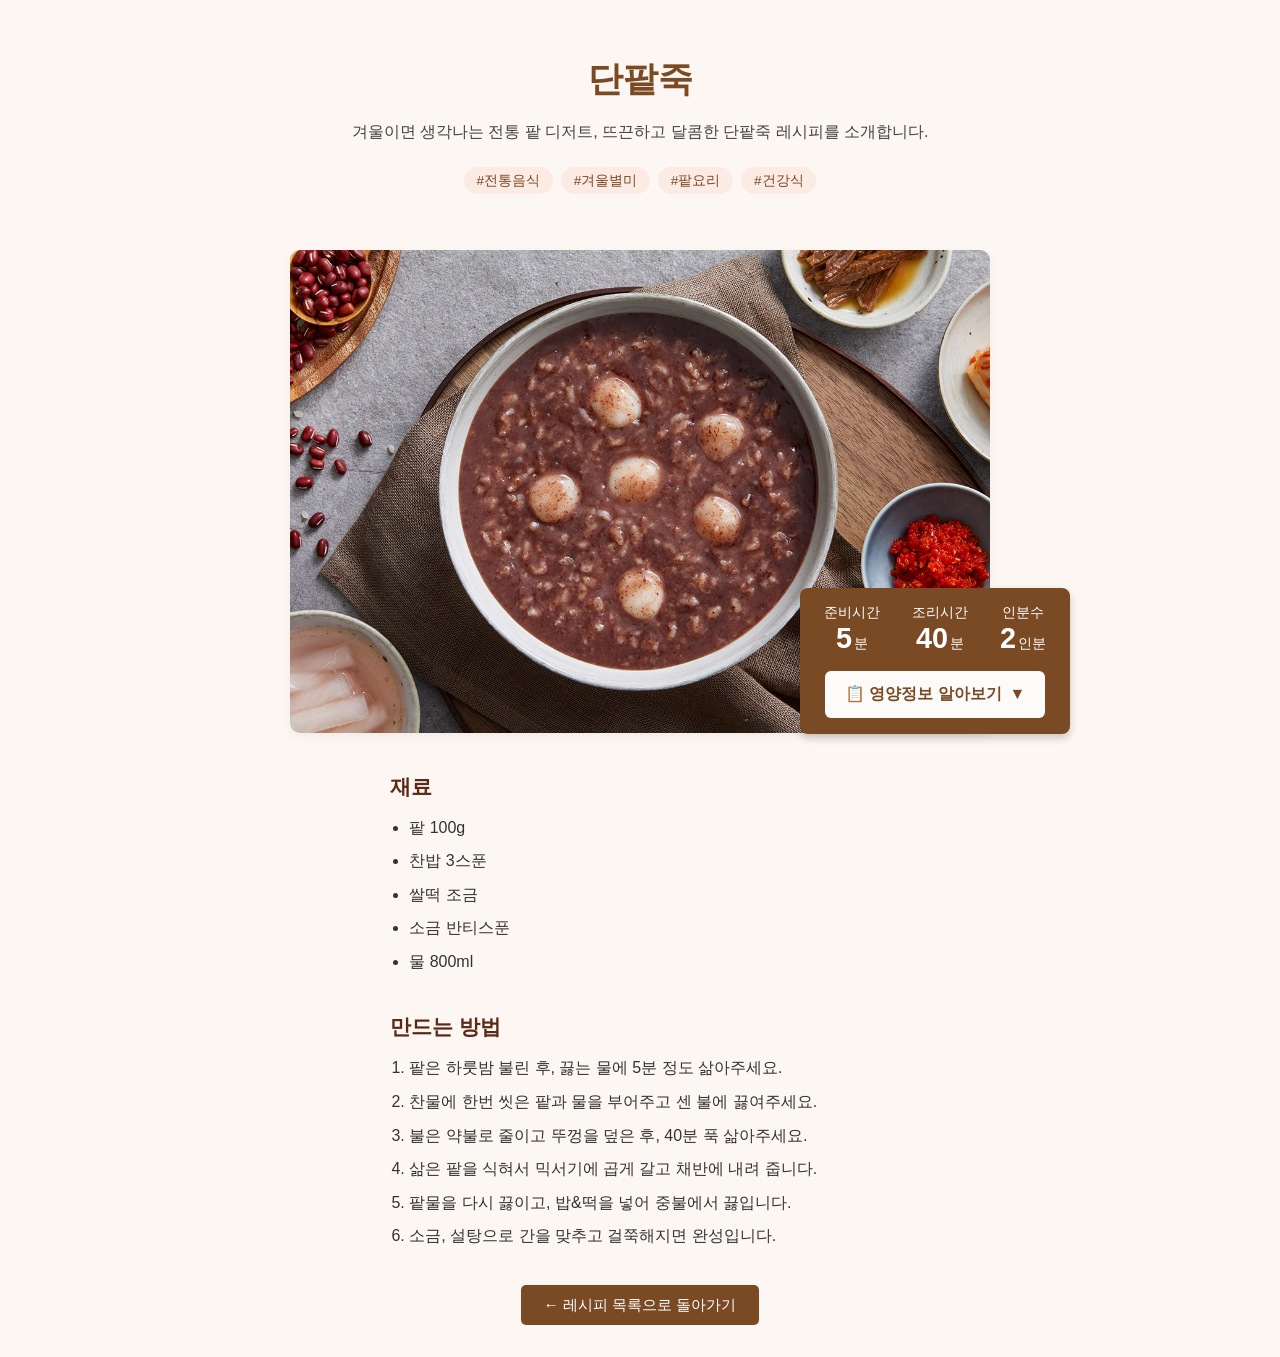
<file: recipe1.html>
<!DOCTYPE html>
<html lang="ko">
<head>
  <meta charset="UTF-8" />
  <meta name="viewport" content="width=device-width, initial-scale=1.0"/>
  <title>단팥죽 레시피 | 팥랩</title>
  <style>
    body {
      font-family: 'Pretendard', sans-serif;
      background: #fdf7f3;
      color: #333;
      margin: 0;
      padding: 0;
    }

    .recipe-header {
      text-align: center;
      padding: 2rem 1rem 0.5rem;
    }

    .recipe-header h1 {
      color: #7a4a24;
      font-size: 2.2rem;
      margin-bottom: 1.2rem;
    }

    .recipe-header p {
      font-size: 1rem;
      color: #444;
      margin-bottom: 1.5rem;
    }

    .tags {
      display: flex;
      justify-content: center;
      flex-wrap: wrap;
      gap: 0.5rem;
      margin-bottom: 2rem;
    }

    .tag {
      background-color: #fcebe4;
      color: #7a4a24;
      padding: 0.3rem 0.8rem;
      border-radius: 30px;
      font-size: 0.85rem;
    }

    .recipe-image-wrapper {
      position: relative;
      max-width: 800px;
      margin: 1rem auto 2.5rem;
    }

    .recipe-image {
      max-width: 700px;
      display: block;
      margin: 0 auto;
      border-radius: 10px;
      box-shadow: 0 3px 10px rgba(0,0,0,0.05);
    }

    .info-box {
      position: absolute;
      bottom: -1px;
      right: -30px;
      background-color: #7a4a24;
      color: white;
      padding: 1rem 1.5rem;
      border-radius: 8px;
      display: flex;
      flex-direction: column;
      align-items: center;
      gap: 1rem;
      box-shadow: 0 4px 8px rgba(0,0,0,0.2);
      z-index: 2;
    }

    .info-row {
      display: flex;
      gap: 2rem;
    }

    .info-item {
      text-align: center;
    }

    .info-item .label {
      font-size: 0.85rem;
      font-weight: 400;
      display: block;
    }

    .info-item .value {
      font-size: 1.8rem;
      font-weight: bold;
    }

    .info-item .unit {
      font-size: 0.85rem;
      margin-left: 2px;
    }

    .nutrition-toggle-wrapper {
      position: relative;
    }

    .nutrition-button button {
      background-color: #FDFBF9;
      color: #7a4a24;
      border: none;
      border-radius: 6px;
      padding: 0.8rem 1.2rem;
      font-weight: bold;
      font-size: 1rem;
      cursor: pointer;
      display: flex;
      align-items: center;
      gap: 0.5rem;
    }

    .nutrition-button button:hover {
      background-color: #f5f5f5;
    }

    #arrow {
      font-size: 1rem;
      transition: transform 0.3s ease;
    }

    .nutrition-panel {
      position: absolute;
      top: 100%; 
      left: 0;
      background-color: #FDFBF9; 
      border-radius: 10px;
      padding: 1rem 1.2rem;
      font-size: 0.95rem;
      box-shadow: 0 4px 12px rgba(0,0,0,0.15);
      width: max-content;
      min-width: 240px;
      display: none;
      z-index: 10;
      color: #333; 
    }

    .nutrition-panel h3 {
      margin-top: 0;
      color: #7a4a24;
      font-size: 1.1rem;
      margin-bottom: 0.6rem;
    }

    .nutrition-panel ul {
      list-style: none;
      padding: 0;
      margin: 0;
    }

    .nutrition-panel li {
      padding: 0.3rem 0;
    }

    .nutrition-panel .note {
      margin-top: 0.8rem;
      font-size: 0.85rem;
      color: #555;
    }

    .section-block {
      max-width: 500px;
      margin: 0 auto 2.5rem;
      padding: 0 1rem;
      text-align: left;
    }

    .section-block h2 {
      font-size: 1.3rem;
      color: #5a2a17;
      margin: 1rem 0 0.7rem;
      font-weight: 700;
    }

    .section-block ul,
    .section-block ol {
      padding-left: 1.2rem;
      margin: 1rem 0;
    }

    .section-block li {
      margin-bottom: 0.7rem;
      line-height: 1.4;
    }

    .back-button {
      text-align: center;
      margin-top: 3rem;
      margin-bottom: 2.5rem;
    }

    .back-button a {
      background-color: #7a4a24;
      color: #fff;
      padding: 0.7rem 1.4rem;
      border-radius: 5px;
      text-decoration: none;
      font-size: 0.95rem;
      transition: background-color 0.3s ease;
    }

    .back-button a:hover {
      background-color: #5d1f0f;
    }
  </style>
</head>
<body>
  <div class="recipe-header">
    <h1>단팥죽</h1>
    <p>겨울이면 생각나는 전통 팥 디저트, 뜨끈하고 달콤한 단팥죽 레시피를 소개합니다.</p>
    <div class="tags">
      <div class="tag">#전통음식</div>
      <div class="tag">#겨울별미</div>
      <div class="tag">#팥요리</div>
      <div class="tag">#건강식</div>
    </div>
  </div>

  <div class="recipe-image-wrapper">
    <img src="image/food1.jpg" alt="단팥죽 이미지" class="recipe-image"/>
    <div class="info-box">
      <div class="info-row">
        <div class="info-item">
          <span class="label">준비시간</span>
          <span class="value">5</span><span class="unit">분</span>
        </div>
        <div class="info-item">
          <span class="label">조리시간</span>
          <span class="value">40</span><span class="unit">분</span>
        </div>
        <div class="info-item">
          <span class="label">인분수</span>
          <span class="value">2</span><span class="unit">인분</span>
        </div>
      </div>

      <div class="nutrition-toggle-wrapper">
        <div class="nutrition-button">
          <button id="toggleNutrition">
            📋 영양정보 알아보기 <span id="arrow">▼</span>
          </button>
        </div>

        <div class="nutrition-panel" id="nutritionPanel">
          <h3>레시피 영양정보</h3>
          <ul>
            <li><strong>칼로리(kcal)</strong>: 390</li>
            <li><strong>나트륨(mg)</strong>: 750</li>
            <li><strong>탄수화물(g)</strong>: 31</li>
            <li><strong>당류(g)</strong>: 31</li>
            <li><strong>지방(g)</strong>: 1.1</li>
            <li><strong>트랜스지방(g)</strong>: 0</li>
            <li><strong>포화지방(g)</strong>: 0</li>
            <li><strong>콜레스테롤(mg)</strong>: 0</li>
            <li><strong>단백질(g)</strong>: 13</li>
          </ul>
          <p class="note">※ 해당 수치는 1인분 기준이며 재료·방법에 따라 다를 수 있습니다.</p>
        </div>
      </div>
    </div>
  </div>

  <div class="section-block">
    <h2>재료</h2>
    <ul>
      <li>팥 100g</li>
      <li>찬밥 3스푼</li>
      <li>쌀떡 조금</li>
      <li>소금 반티스푼</li>
      <li>물 800ml</li>
    </ul>
  </div>

  <div class="section-block">
    <h2>만드는 방법</h2>
    <ol>
      <li>팥은 하룻밤 불린 후, 끓는 물에 5분 정도 삶아주세요.</li>
      <li>찬물에 한번 씻은 팥과 물을 부어주고 센 불에 끓여주세요.</li>
      <li>불은 약불로 줄이고 뚜껑을 덮은 후, 40분 푹 삶아주세요.</li>
      <li>삶은 팥을 식혀서 믹서기에 곱게 갈고 채반에 내려 줍니다.</li>
      <li>팥물을 다시 끓이고, 밥&떡을 넣어 중불에서 끓입니다.</li>
      <li>소금, 설탕으로 간을 맞추고 걸쭉해지면 완성입니다.</li>
    </ol>
  </div>

  <div class="back-button">
    <a href="main.html#recipes">← 레시피 목록으로 돌아가기</a>
  </div>

  <script>
    document.addEventListener("DOMContentLoaded", () => {
      const toggleBtn = document.getElementById("toggleNutrition");
      const panel = document.getElementById("nutritionPanel");
      const arrow = document.getElementById("arrow");

      toggleBtn.addEventListener("click", () => {
        const isOpen = panel.style.display === "block";
        panel.style.display = isOpen ? "none" : "block";
        arrow.textContent = isOpen ? "▼" : "▲";
      });
    });
  </script>
</body>
</html>
</file>
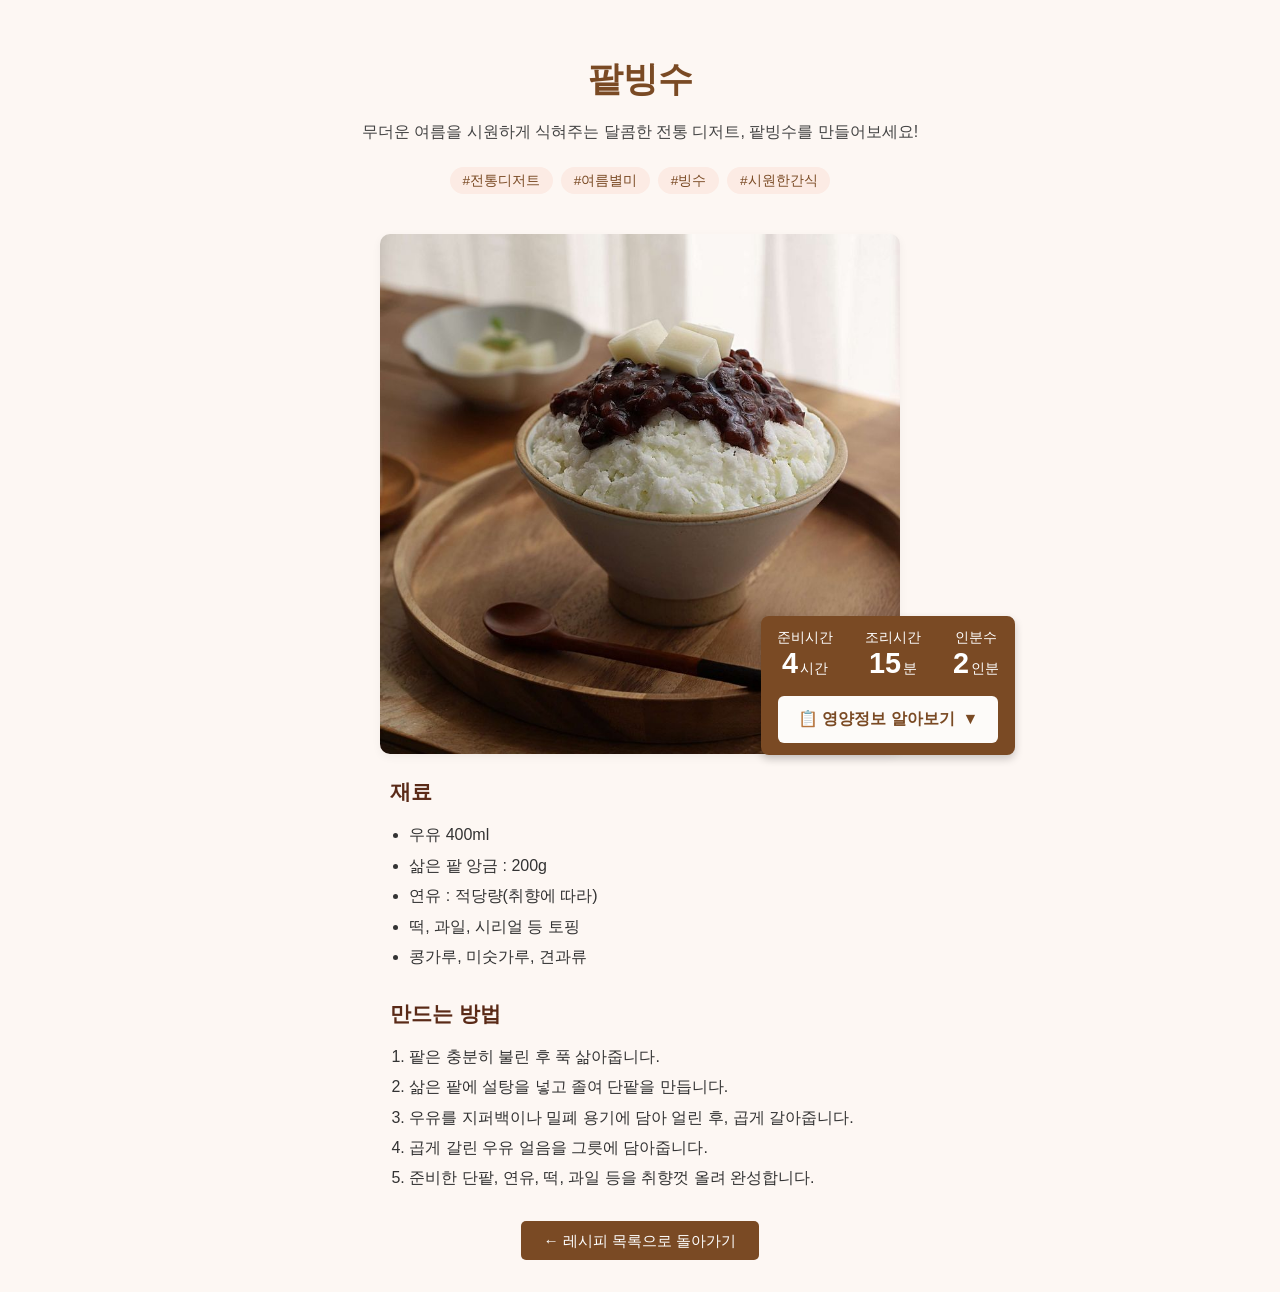
<file: recipe2.html>
<!DOCTYPE html>
<html lang="ko">
<head>
  <meta charset="UTF-8" />
  <meta name="viewport" content="width=device-width, initial-scale=1.0"/>
  <title>팥빙수 레시피 | 팥랩</title>
  <style>
    /* 공통 스타일은 동일하게 유지 */
    body {
      font-family: 'Pretendard', sans-serif;
      background: #fdf7f3;
      color: #333;
      margin: 0;
      padding: 0;
    }

    .recipe-header {
      text-align: center;
      padding: 2rem 1rem 0.5rem;
    }

    .recipe-header h1 {
      color: #7a4a24;
      font-size: 2.2rem;
      margin-bottom: 1.2rem;
    }

    .recipe-header p {
      font-size: 1rem;
      color: #444;
      margin-bottom: 1.5rem;
    }

    .tags {
      display: flex;
      justify-content: center;
      flex-wrap: wrap;
      gap: 0.5rem;
      margin-bottom: 1rem;
    }

    .tag {
      background-color: #fcebe4;
      color: #7a4a24;
      padding: 0.3rem 0.8rem;
      border-radius: 30px;
      font-size: 0.85rem;
    }

    .recipe-image-wrapper {
      position: relative;
      max-width: 800px;
      margin: 1rem auto 1.5rem;
    }

    .recipe-image {
      width: 65%;
      max-width: 600px;
      display: block;
      margin: 0 auto;
      border-radius: 10px;
      box-shadow: 0 3px 10px rgba(0,0,0,0.05);
    }


    .info-box {
      position: absolute;
      bottom: -1px;
      right: 25px;
      background-color: #7a4a24;
      color: white;
      padding: 0.8rem 1rem;
      border-radius: 8px;
      display: flex;
      flex-direction: column;
      align-items: center;
      gap: 1rem;
      box-shadow: 0 4px 8px rgba(0,0,0,0.2);
      z-index: 2;
    }

    .info-row {
      display: flex;
      gap: 2rem;
    }

    .info-item {
      text-align: center;
    }

    .info-item .label {
      font-size: 0.85rem;
      font-weight: 400;
      display: block;
    }

    .info-item .value {
      font-size: 1.8rem;
      font-weight: bold;
    }

    .info-item .unit {
      font-size: 0.85rem;
      margin-left: 2px;
    }

    .nutrition-toggle-wrapper {
      position: relative;
    }

    .nutrition-button button {
      background-color: #FDFBF9;
      color: #7a4a24;
      border: none;
      border-radius: 6px;
      padding: 0.8rem 1.2rem;
      font-weight: bold;
      font-size: 1rem;
      cursor: pointer;
      display: flex;
      align-items: center;
      gap: 0.5rem;
    }

    .nutrition-panel {
      position: absolute;
      top: 100%;
      left: 0;
      background-color: #FDFBF9;
      border-radius: 10px;
      padding: 1rem 1.2rem;
      font-size: 0.95rem;
      box-shadow: 0 4px 12px rgba(0,0,0,0.15);
      width: max-content;
      min-width: 240px;
      display: none;
      z-index: 10;
      color: #333;
    }

    .nutrition-panel h3 {
      margin-top: 0;
      color: #7a4a24;
      font-size: 1.1rem;
      margin-bottom: 0.6rem;
    }

    .nutrition-panel ul {
      list-style: none;
      padding: 0;
      margin: 0;
    }

    .nutrition-panel li {
      padding: 0.3rem 0;
    }

    .nutrition-panel .note {
      margin-top: 0.8rem;
      font-size: 0.85rem;
      color: #555;
    }

    .section-block {
      max-width: 500px;
      margin: 0 auto 1.9rem;
      padding: 0 1rem;
      text-align: left;
    }

    .section-block h2 {
      font-size: 1.3rem;
      color: #5a2a17;
      margin: 1rem 0 0.7rem;
      font-weight: 700;
    }

    .section-block ul,
    .section-block ol {
      padding-left: 1.2rem;
      margin: 1rem 0;
    }

    .section-block li {
      margin-bottom: 0.3rem;
      line-height: 1.6;
    }

    .back-button {
      text-align: center;
      margin-top: 2.5rem;
      margin-bottom: 2.5rem;
    }

    .back-button a {
      background-color: #7a4a24;
      color: #fff;
      padding: 0.7rem 1.4rem;
      border-radius: 5px;
      text-decoration: none;
      font-size: 0.95rem;
    }
  </style>
</head>
<body>
  <div class="recipe-header">
    <h1>팥빙수</h1>
    <p>무더운 여름을 시원하게 식혀주는 달콤한 전통 디저트, 팥빙수를 만들어보세요!</p>
    <div class="tags">
      <div class="tag">#전통디저트</div>
      <div class="tag">#여름별미</div>
      <div class="tag">#빙수</div>
      <div class="tag">#시원한간식</div>
    </div>
  </div>

  <div class="recipe-image-wrapper">
    <img src="image/food2.jpg" alt="팥빙수 이미지" class="recipe-image"/>
    <div class="info-box">
      <div class="info-row">
        <div class="info-item">
          <span class="label">준비시간</span>
          <span class="value">4</span><span class="unit">시간</span>
        </div>
        <div class="info-item">
          <span class="label">조리시간</span>
          <span class="value">15</span><span class="unit">분</span>
        </div>
        <div class="info-item">
          <span class="label">인분수</span>
          <span class="value">2</span><span class="unit">인분</span>
        </div>
      </div>

      <div class="nutrition-toggle-wrapper">
        <div class="nutrition-button">
          <button id="toggleNutrition">
            📋 영양정보 알아보기 <span id="arrow">▼</span>
          </button>
        </div>
        <div class="nutrition-panel" id="nutritionPanel">
          <h3>레시피 영양정보</h3>
          <ul>
            <li><strong>칼로리(kcal)</strong>: 522</li>
            <li><strong>나트륨(mg)</strong>: 166</li>
            <li><strong>당류(g)</strong>: 75</li>
            <li><strong>포화지방(g)</strong>: 5.6</li>
            <li><strong>단백질(g)</strong>: 10</li>
            <li><strong>카페인(mg)</strong>: 0</li>
          </ul>
          <p class="note">※ 해당 수치는 1인분 기준이며 실제 재료나 조리법에 따라 달라질 수 있습니다.</p>
        </div>
      </div>
    </div>
  </div>

  <div class="section-block">
    <h2>재료</h2>
    <ul>
      <li>우유 400ml</li>
      <li>삶은 팥 앙금 : 200g</li>
      <li>연유 : 적당량(취향에 따라)</li>
      <li>떡, 과일, 시리얼 등 토핑</li>
      <li>콩가루, 미숫가루, 견과류</li>
    </ul>
  </div>

  <div class="section-block">
    <h2>만드는 방법</h2>
    <ol>
      <li>팥은 충분히 불린 후 푹 삶아줍니다.</li>
      <li>삶은 팥에 설탕을 넣고 졸여 단팥을 만듭니다.</li>
      <li>우유를 지퍼백이나 밀폐 용기에 담아 얼린 후, 곱게 갈아줍니다.</li>
      <li>곱게 갈린 우유 얼음을 그릇에 담아줍니다.</li>
      <li>준비한 단팥, 연유, 떡, 과일 등을 취향껏 올려 완성합니다.</li>
    </ol>
  </div>

  <div class="back-button">
    <a href="main.html#recipes">← 레시피 목록으로 돌아가기</a>
  </div>

  <script>
    document.addEventListener("DOMContentLoaded", () => {
      const toggleBtn = document.getElementById("toggleNutrition");
      const panel = document.getElementById("nutritionPanel");
      const arrow = document.getElementById("arrow");

      toggleBtn.addEventListener("click", () => {
        const isOpen = panel.style.display === "block";
        panel.style.display = isOpen ? "none" : "block";
        arrow.textContent = isOpen ? "▼" : "▲";
      });
    });
  </script>
</body>
</html>
</file>
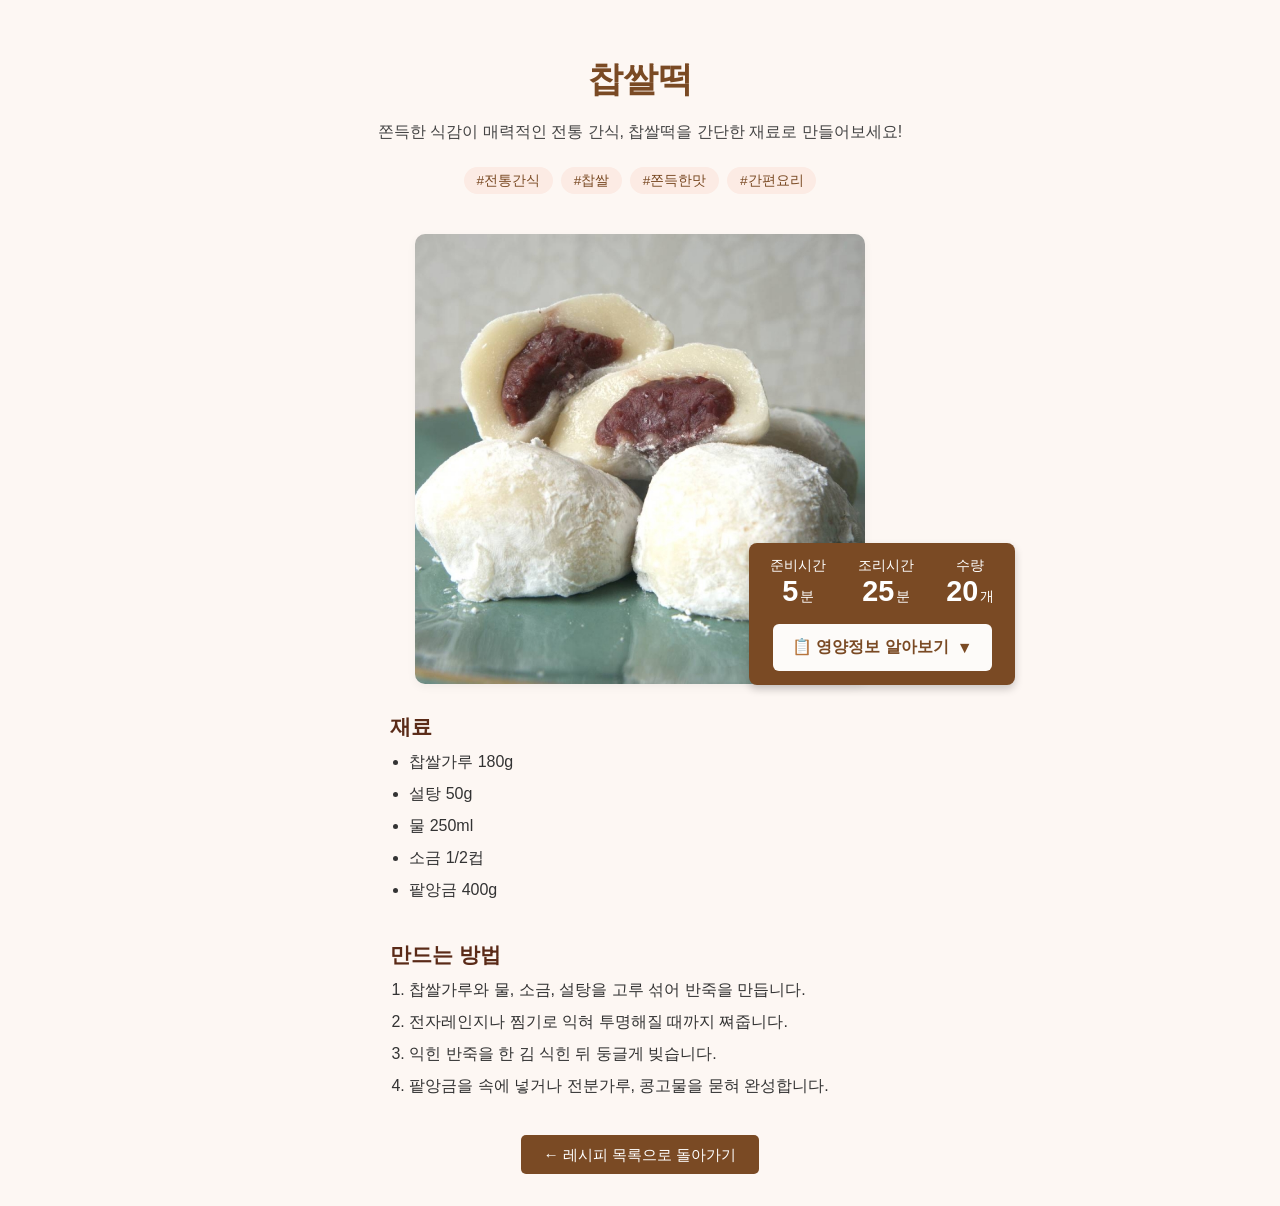
<file: recipe3.html>
<!DOCTYPE html>
<html lang="ko">
<head>
  <meta charset="UTF-8" />
  <meta name="viewport" content="width=device-width, initial-scale=1.0" />
  <title>찹쌀떡 레시피 | 팥랩</title>
  <style>
    body {
      font-family: 'Pretendard', sans-serif;
      background: #fdf7f3;
      color: #333;
      margin: 0;
      padding: 0;
    }

    .recipe-header {
      text-align: center;
      padding: 2rem 1rem 0.5rem;
    }

    .recipe-header h1 {
      color: #7a4a24;
      font-size: 2.2rem;
      margin-bottom: 1.2rem;
    }

    .recipe-header p {
      font-size: 1rem;
      color: #444;
      margin-bottom: 1.5rem;
    }

    .tags {
      display: flex;
      justify-content: center;
      flex-wrap: wrap;
      gap: 0.5rem;
      margin-bottom: 1rem;
    }

    .tag {
      background-color: #fcebe4;
      color: #7a4a24;
      padding: 0.3rem 0.8rem;
      border-radius: 30px;
      font-size: 0.85rem;
    }

    .recipe-image-wrapper {
      position: relative;
      max-width: 800px;
      margin: 1rem auto 1.8rem;
    }

    .recipe-image {
      max-width: 450px;
      display: block;
      margin: 0 auto;
      border-radius: 10px;
      box-shadow: 0 3px 10px rgba(0, 0, 0, 0.05);
    }

    .info-box {
      position: absolute;
      bottom: -1px;
      right: 25px;
      background-color: #7a4a24;
      color: white;
      padding: 0.9rem 1.3rem;
      border-radius: 8px;
      display: flex;
      flex-direction: column;
      align-items: center;
      gap: 1rem;
      box-shadow: 0 4px 8px rgba(0, 0, 0, 0.2);
      z-index: 2;
    }

    .info-row {
      display: flex;
      gap: 2rem;
    }

    .info-item {
      text-align: center;
    }

    .info-item .label {
      font-size: 0.85rem;
      font-weight: 400;
      display: block;
    }

    .info-item .value {
      font-size: 1.8rem;
      font-weight: bold;
    }

    .info-item .unit {
      font-size: 0.85rem;
      margin-left: 2px;
    }

    .nutrition-toggle-wrapper {
      position: relative;
    }

    .nutrition-button button {
      background-color: #FDFBF9;
      color: #7a4a24;
      border: none;
      border-radius: 6px;
      padding: 0.8rem 1.2rem;
      font-weight: bold;
      font-size: 1rem;
      cursor: pointer;
      display: flex;
      align-items: center;
      gap: 0.5rem;
    }

    .nutrition-button button:hover {
      background-color: #f5f5f5;
    }

    .nutrition-panel {
      position: absolute;
      top: 100%;
      left: 0;
      background-color: #FDFBF9;
      border-radius: 10px;
      padding: 1rem 1.2rem;
      font-size: 0.95rem;
      box-shadow: 0 4px 12px rgba(0, 0, 0, 0.15);
      width: max-content;
      min-width: 240px;
      display: none;
      z-index: 10;
      color: #333;
    }

    .nutrition-panel h3 {
      margin-top: 0;
      color: #7a4a24;
      font-size: 1.1rem;
      margin-bottom: 0.6rem;
    }

    .nutrition-panel ul {
      list-style: none;
      padding: 0;
      margin: 0;
    }

    .nutrition-panel li {
      padding: 0.3rem 0;
    }

    .nutrition-panel .note {
      margin-top: 0.8rem;
      font-size: 0.85rem;
      color: #555;
    }

    .section-block {
      max-width: 500px;
      margin: 0 auto 2.5rem;
      padding: 0 1rem;
      text-align: left;
    }

    .section-block h2 {
      font-size: 1.3rem;
      color: #5a2a17;
      margin: 1rem 0 0.7rem;
      font-weight: 700;
    }

    .section-block ul,
    .section-block ol {
      padding-left: 1.2rem;
      margin: 0.2rem 0;
    }

    .section-block li {
      margin-bottom: 0.7rem;
      line-height: 1.3;
    }

    .back-button {
      text-align: center;
      margin-top: 3rem;
      margin-bottom: 2.5rem;
    }

    .back-button a {
      background-color: #7a4a24;
      color: #fff;
      padding: 0.7rem 1.4rem;
      border-radius: 5px;
      text-decoration: none;
      font-size: 0.95rem;
      transition: background-color 0.3s ease;
    }

    .back-button a:hover {
      background-color: #5d1f0f;
    }
  </style>
</head>
<body>
  <div class="recipe-header">
    <h1>찹쌀떡</h1>
    <p>쫀득한 식감이 매력적인 전통 간식, 찹쌀떡을 간단한 재료로 만들어보세요!</p>
    <div class="tags">
      <div class="tag">#전통간식</div>
      <div class="tag">#찹쌀</div>
      <div class="tag">#쫀득한맛</div>
      <div class="tag">#간편요리</div>
    </div>
  </div>

  <div class="recipe-image-wrapper">
    <img src="image/food3.jpg" alt="찹쌀떡 이미지" class="recipe-image" />
    <div class="info-box">
      <div class="info-row">
        <div class="info-item">
          <span class="label">준비시간</span>
          <span class="value">5</span><span class="unit">분</span>
        </div>
        <div class="info-item">
          <span class="label">조리시간</span>
          <span class="value">25</span><span class="unit">분</span>
        </div>
        <div class="info-item">
          <span class="label">수량</span>
          <span class="value">20</span><span class="unit">개</span>
        </div>
      </div>
      <div class="nutrition-toggle-wrapper">
        <div class="nutrition-button">
          <button id="toggleNutrition">
            📋 영양정보 알아보기 <span id="arrow">▼</span>
          </button>
        </div>
        <div class="nutrition-panel" id="nutritionPanel">
          <h3>레시피 영양정보</h3>
          <ul>
            <li><strong>칼로리(kcal)</strong>: 118</li>
            <li><strong>탄수화물(g)</strong>: 25.27</li>
            <li><strong>단백질(g)</strong>: 2.51</li>
            <li><strong>총 지방(g)</strong>: 0.71</li>
            <li><strong>포화지방(g)</strong>: 0.144</li>
            <li><strong>다불포화지방(g)</strong>: 0.256</li>
            <li><strong>불포화지방(g)</strong>: 0.255</li>
            <li><strong>콜레스테롤(mg)</strong>: 0</li>
            <li><strong>나트륨(mg)</strong>: 122</li>
            <li><strong>식이섬유(g)</strong>: 1.4</li>
            <li><strong>칼륨(mg)</strong>: 110</li>
          </ul>
          <p class="note">※ 해당 수치는 1개 기준이며 재료·방법에 따라 다를 수 있습니다.</p>
        </div>
      </div>
    </div>
  </div>

  <div class="section-block">
    <h2>재료</h2>
    <ul>
      <li>찹쌀가루 180g</li>
      <li>설탕 50g</li>
      <li>물 250ml</li>
      <li>소금 1/2컵</li>
      <li>팥앙금 400g</li>
    </ul>
  </div>

  <div class="section-block">
    <h2>만드는 방법</h2>
    <ol>
      <li>찹쌀가루와 물, 소금, 설탕을 고루 섞어 반죽을 만듭니다.</li>
      <li>전자레인지나 찜기로 익혀 투명해질 때까지 쪄줍니다.</li>
      <li>익힌 반죽을 한 김 식힌 뒤 둥글게 빚습니다.</li>
      <li>팥앙금을 속에 넣거나 전분가루, 콩고물을 묻혀 완성합니다.</li>
    </ol>
  </div>

  <div class="back-button">
    <a href="main.html#recipes">← 레시피 목록으로 돌아가기</a>
  </div>

  <script>
    document.addEventListener("DOMContentLoaded", () => {
      const toggleBtn = document.getElementById("toggleNutrition");
      const panel = document.getElementById("nutritionPanel");
      const arrow = document.getElementById("arrow");

      toggleBtn.addEventListener("click", () => {
        const isOpen = panel.style.display === "block";
        panel.style.display = isOpen ? "none" : "block";
        arrow.textContent = isOpen ? "▼" : "▲";
      });
    });
  </script>
</body>
</html>
</file>
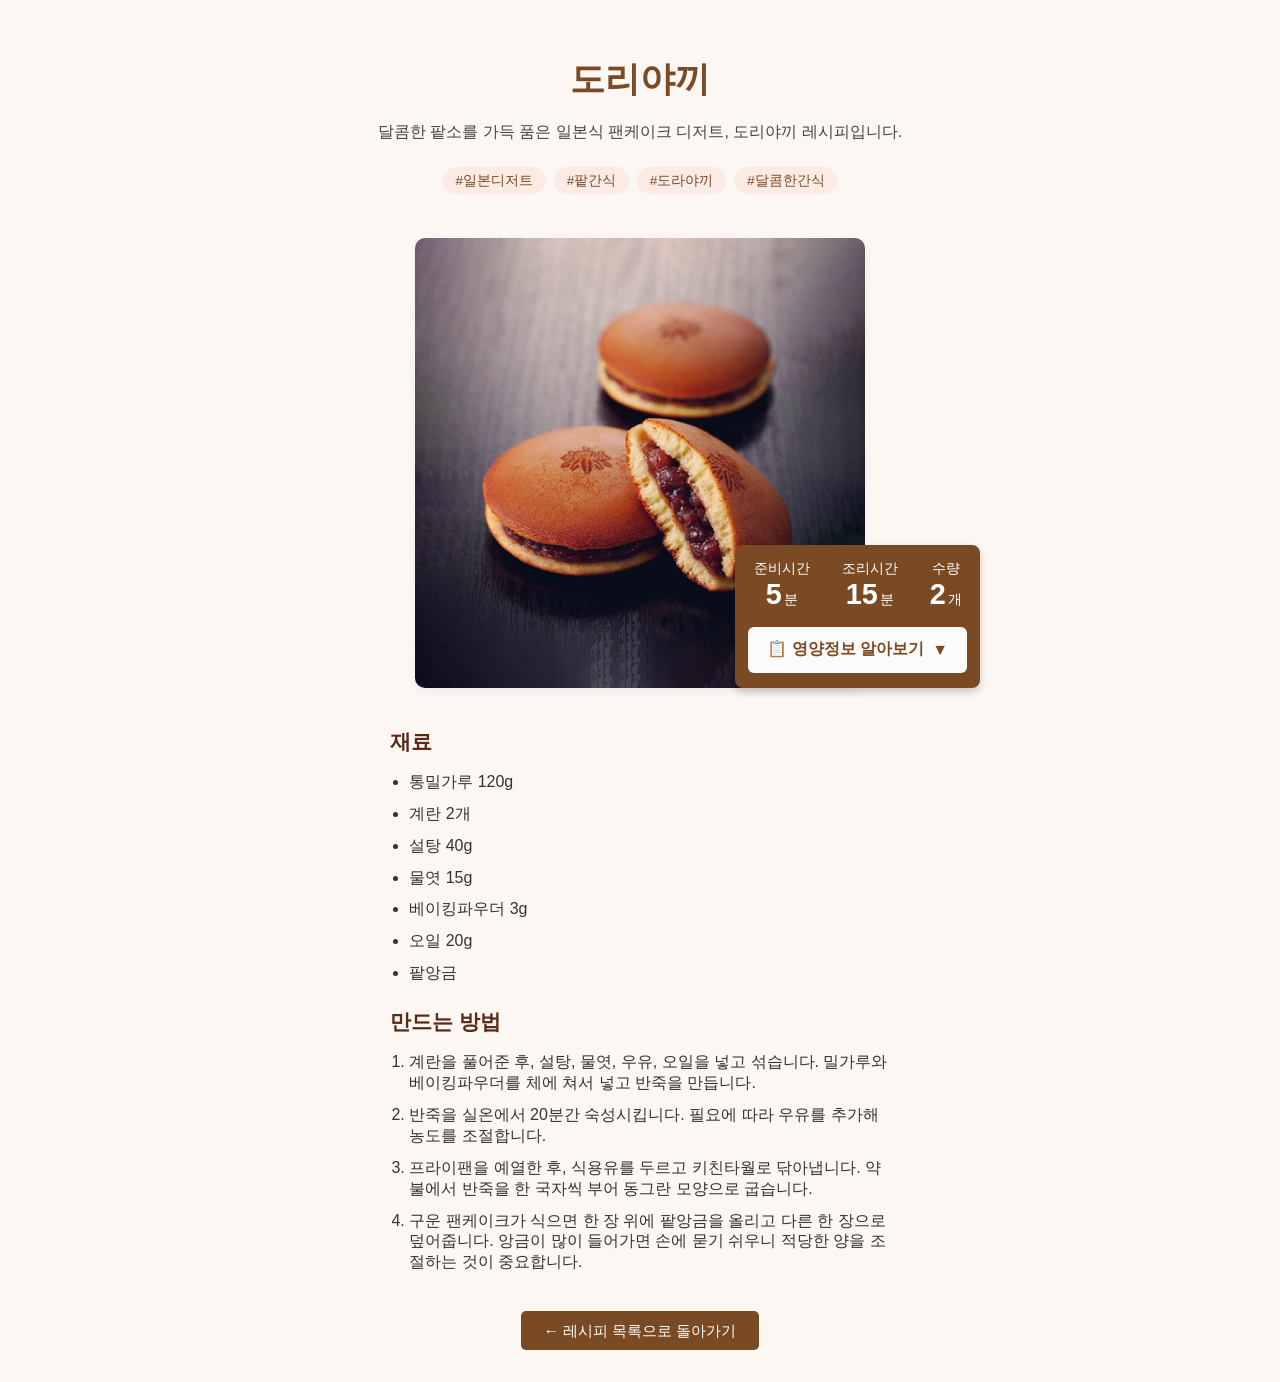
<file: recipe4.html>
<!DOCTYPE html>
<html lang="ko">
<head>
  <meta charset="UTF-8" />
  <meta name="viewport" content="width=device-width, initial-scale=1.0"/>
  <title>도리야끼 레시피 | 팥랩</title>
  <style>
    body {
      font-family: 'Pretendard', sans-serif;
      background: #fdf7f3;
      color: #333;
      margin: 0;
      padding: 0;
    }

    .recipe-header {
      text-align: center;
      padding: 2rem 1rem 0.5rem;
    }

    .recipe-header h1 {
      color: #7a4a24;
      font-size: 2.2rem;
      margin-bottom: 1.2rem;
    }

    .recipe-header p {
      font-size: 1rem;
      color: #444;
      margin-bottom: 1.5rem;
    }

    .tags {
      display: flex;
      justify-content: center;
      flex-wrap: wrap;
      gap: 0.5rem;
      margin-bottom: 1.2rem;
    }

    .tag {
      background-color: #fcebe4;
      color: #7a4a24;
      padding: 0.3rem 0.8rem;
      border-radius: 30px;
      font-size: 0.85rem;
    }

    .recipe-image-wrapper {
      position: relative;
      max-width: 800px;
      margin: 1rem auto 2.5rem;
    }

    .recipe-image {
      max-width: 450px;
      display: block;
      margin: 0 auto;
      border-radius: 10px;
      box-shadow: 0 3px 10px rgba(0,0,0,0.05);
    }

    .info-box {
      position: absolute;
      bottom: 0px;
      right: 60px;
      background-color: #7a4a24;
      color: white;
      padding: 0.9rem 0.8rem;
      border-radius: 8px;
      display: flex;
      flex-direction: column;
      align-items: center;
      gap: 0rem;
      box-shadow: 0 4px 8px rgba(0,0,0,0.2);
      z-index: 2;
    }

    .info-row {
      display: flex;
      gap: 2rem;
    }

    .info-item {
      text-align: center;
    }

    .info-item .label {
      font-size: 0.85rem;
      font-weight: 400;
      display: block;
    }

    .info-item .value {
      font-size: 1.8rem;
      font-weight: bold;
    }

    .info-item .unit {
      font-size: 0.85rem;
      margin-left: 2px;
    }

    .nutrition-toggle-wrapper {
      position: relative;
      margin-top: 1rem;
    }

    .nutrition-button {
      text-align: center;
    }

    .nutrition-button button {
      background-color: #FDFBF9;
      color: #7a4a24;
      border: none;
      border-radius: 6px;
      padding: 0.8rem 1.2rem;
      font-weight: bold;
      font-size: 1rem;
      cursor: pointer;
      display: flex;
      align-items: center;
      gap: 0.5rem;
    }

    .nutrition-button button:hover {
      background-color: #f5f5f5;
    }

    #arrow {
      font-size: 1rem;
      transition: transform 0.3s ease;
    }

    .nutrition-panel {
      position: absolute;
      top: 100%; 
      left: 0;
      background-color: #FDFBF9; 
      border-radius: 10px;
      padding: 1rem 1.2rem;
      font-size: 0.95rem;
      box-shadow: 0 4px 12px rgba(0,0,0,0.15);
      width: max-content;
      min-width: 240px;
      display: none;
      z-index: 10;
      color: #333;
    }

    .nutrition-panel h3 {
      margin-top: 0;
      color: #7a4a24;
      font-size: 1.1rem;
      margin-bottom: 0.6rem;
    }

    .nutrition-panel ul {
      list-style: none;
      padding: 0;
      margin: 0;
    }

    .nutrition-panel li {
      padding: 0.3rem 0;
    }

    .nutrition-panel .note {
      margin-top: 0.8rem;
      font-size: 0.85rem;
      color: #555;
    }

    .section-block {
      max-width: 500px;
      margin: 0 auto 1.5rem;
      padding: 0 1rem;
      text-align: left;
    }

    .section-block h2 {
      font-size: 1.3rem;
      color: #5a2a17;
      margin: 1rem 0 0.7rem;
      font-weight: 700;
    }

    .section-block ul,
    .section-block ol {
      padding-left: 1.2rem;
      margin: 1rem 0;
    }

    .section-block li {
      margin-bottom: 0.7rem;
      line-height: 1.3;
    }

    .back-button {
      text-align: center;
      margin-top: 3rem;
      margin-bottom: 2.5rem;
    }

    .back-button a {
      background-color: #7a4a24;
      color: #fff;
      padding: 0.7rem 1.4rem;
      border-radius: 5px;
      text-decoration: none;
      font-size: 0.95rem;
      transition: background-color 0.3s ease;
    }

    .back-button a:hover {
      background-color: #5d1f0f;
    }
  </style>
</head>
<body>
  <div class="recipe-header">
    <h1>도리야끼</h1>
    <p>달콤한 팥소를 가득 품은 일본식 팬케이크 디저트, 도리야끼 레시피입니다.</p>
    <div class="tags">
      <div class="tag">#일본디저트</div>
      <div class="tag">#팥간식</div>
      <div class="tag">#도라야끼</div>
      <div class="tag">#달콤한간식</div>
    </div>
  </div>

  <div class="recipe-image-wrapper">
    <img src="image/food4.jpg" alt="도리야끼 이미지" class="recipe-image"/>
    <div class="info-box">
      <div class="info-row">
        <div class="info-item">
          <span class="label">준비시간</span>
          <span class="value">5</span><span class="unit">분</span>
        </div>
        <div class="info-item">
          <span class="label">조리시간</span>
          <span class="value">15</span><span class="unit">분</span>
        </div>
        <div class="info-item">
          <span class="label">수량</span>
          <span class="value">2</span><span class="unit">개</span>
        </div>
      </div>

      <div class="nutrition-toggle-wrapper">
        <div class="nutrition-button">
          <button id="toggleNutrition">
            📋 영양정보 알아보기 <span id="arrow">▼</span>
          </button>
        </div>

        <div class="nutrition-panel" id="nutritionPanel">
          <h3>레시피 영양정보</h3>
          <ul>
            <li><strong>칼로리(kcal)</strong>: 160</li>
            <li><strong>탄수화물(g)</strong>: 35</li>
            <li><strong>단백질(g)</strong>: 4</li>
            <li><strong>총 지방(g)</strong>: 1.9</li>
            <li><strong>포화지방(g)</strong>: 0.5</li>
            <li><strong>트랜스지방(g)</strong>: 0</li>
            <li><strong>콜레스테롤(mg)</strong>: 37</li>
            <li><strong>나트륨(mg)</strong>: 70</li>
          </ul>
          <p class="note">※ 해당 수치는 1개 기준이며 재료·방법에 따라 다를 수 있습니다.</p>
        </div>
      </div>
    </div>
  </div>

  <div class="section-block">
    <h2>재료</h2>
    <ul>
      <li>통밀가루 120g</li>
      <li>계란 2개</li>
      <li>설탕 40g</li>
      <li>물엿 15g</li>
      <li>베이킹파우더 3g</li>
      <li>오일 20g</li>
      <li>팥앙금</li>
    </ul>
  </div>

  <div class="section-block">
    <h2>만드는 방법</h2>
    <ol>
      <li>계란을 풀어준 후, 설탕, 물엿, 우유, 오일을 넣고 섞습니다. 밀가루와 베이킹파우더를 체에 쳐서 넣고 반죽을 만듭니다.</li>
      <li>반죽을 실온에서 20분간 숙성시킵니다. 필요에 따라 우유를 추가해 농도를 조절합니다.</li>
      <li>프라이팬을 예열한 후, 식용유를 두르고 키친타월로 닦아냅니다. 약불에서 반죽을 한 국자씩 부어 동그란 모양으로 굽습니다.</li>
      <li>구운 팬케이크가 식으면 한 장 위에 팥앙금을 올리고 다른 한 장으로 덮어줍니다. 앙금이 많이 들어가면 손에 묻기 쉬우니 적당한 양을 조절하는 것이 중요합니다.</li>
    </ol>
  </div>

  <div class="back-button">
    <a href="main.html#recipes">← 레시피 목록으로 돌아가기</a>
  </div>

  <script>
    document.addEventListener("DOMContentLoaded", () => {
      const toggleBtn = document.getElementById("toggleNutrition");
      const panel = document.getElementById("nutritionPanel");
      const arrow = document.getElementById("arrow");

      toggleBtn.addEventListener("click", () => {
        const isOpen = panel.style.display === "block";
        panel.style.display = isOpen ? "none" : "block";
        arrow.textContent = isOpen ? "▼" : "▲";
      });
    });
  </script>
</body>
</html>
</file>
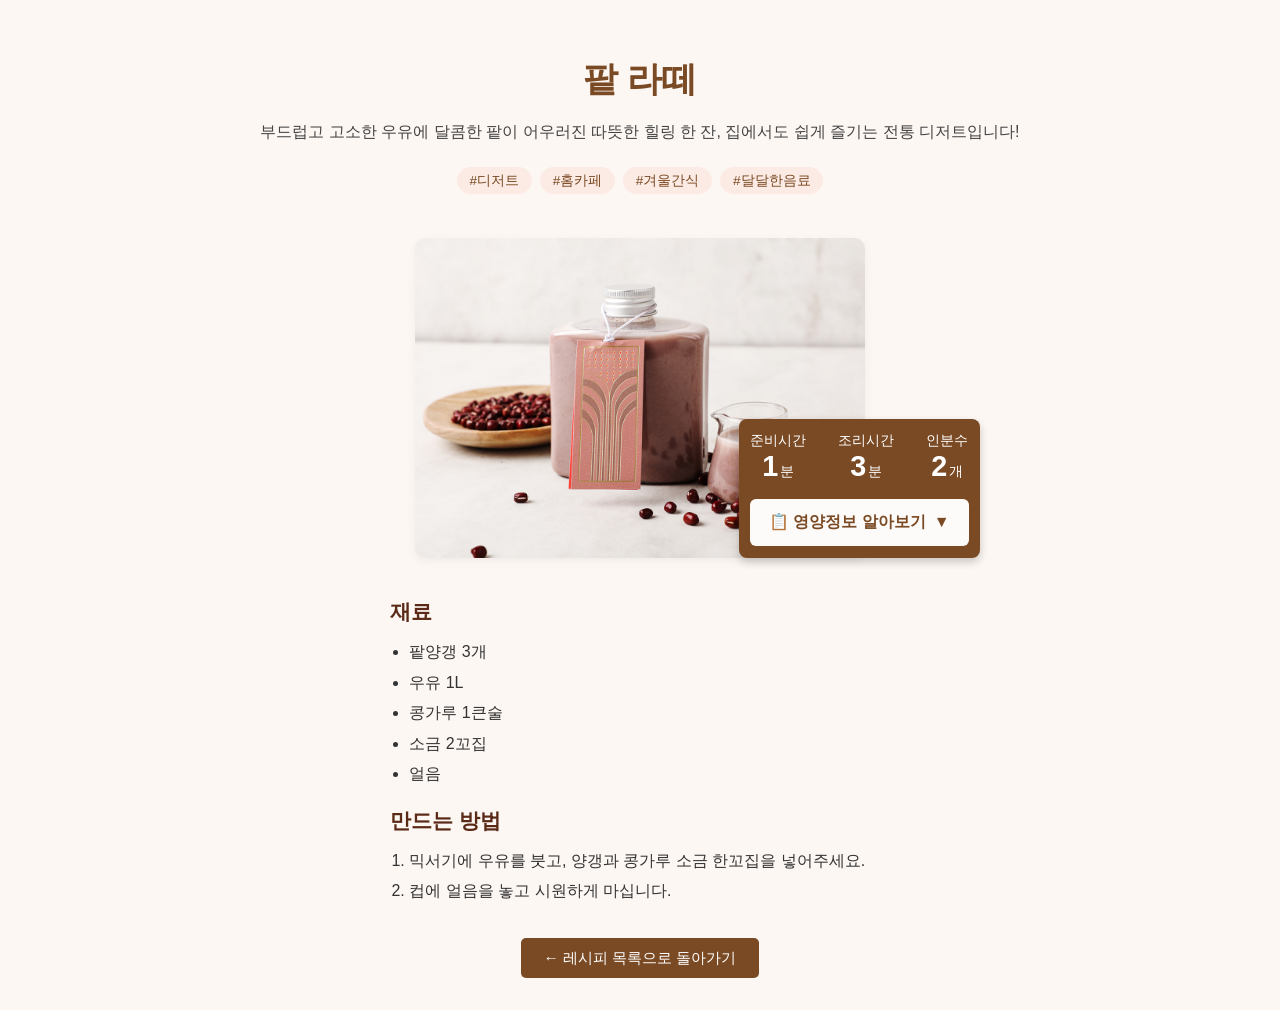
<file: recipe5.html>
<!DOCTYPE html>
<html lang="ko">
<head>
  <meta charset="UTF-8" />
  <meta name="viewport" content="width=device-width, initial-scale=1.0"/>
  <title>팥 라떼 레시피 | 팥랩</title>
  <style>
    body {
      font-family: 'Pretendard', sans-serif;
      background: #fdf7f3;
      color: #333;
      margin: 0;
      padding: 0;
    }

    .recipe-header {
      text-align: center;
      padding: 2rem 1rem 0.5rem;
    }

    .recipe-header h1 {
      color: #7a4a24;
      font-size: 2.2rem;
      margin-bottom: 1.2rem;
    }

    .recipe-header p {
      font-size: 1rem;
      color: #444;
      margin-bottom: 1.5rem;
    }

    .tags {
      display: flex;
      justify-content: center;
      flex-wrap: wrap;
      gap: 0.5rem;
      margin-bottom: 1.2rem;
    }

    .tag {
      background-color: #fcebe4;
      color: #7a4a24;
      padding: 0.3rem 0.8rem;
      border-radius: 30px;
      font-size: 0.85rem;
    }

    .recipe-image-wrapper {
      position: relative;
      max-width: 800px;
      margin: 1rem auto 2.5rem;
    }

    .recipe-image {
      max-width: 450px;
      display: block;
      margin: 0 auto;
      border-radius: 10px;
      box-shadow: 0 3px 10px rgba(0,0,0,0.05);
    }

    .info-box {
      position: absolute;
      bottom: 0px;
      right: 60px;
      background-color: #7a4a24;
      color: white;
      padding: 0.8rem 0.7rem;
      border-radius: 8px;
      display: flex;
      flex-direction: column;
      align-items: center;
      gap: 0rem;
      box-shadow: 0 4px 8px rgba(0,0,0,0.2);
      z-index: 2;
    }

    .info-row {
      display: flex;
      gap: 2rem;
    }

    .info-item {
      text-align: center;
    }

    .info-item .label {
      font-size: 0.85rem;
      font-weight: 400;
      display: block;
    }

    .info-item .value {
      font-size: 1.8rem;
      font-weight: bold;
    }

    .info-item .unit {
      font-size: 0.85rem;
      margin-left: 2px;
    }

    .nutrition-toggle-wrapper {
      position: relative;
      margin-top: 1rem;
    }

    .nutrition-button {
      text-align: center;
    }

    .nutrition-button button {
      background-color: #FDFBF9;
      color: #7a4a24;
      border: none;
      border-radius: 6px;
      padding: 0.8rem 1.2rem;
      font-weight: bold;
      font-size: 1rem;
      cursor: pointer;
      display: flex;
      align-items: center;
      gap: 0.5rem;
    }

    .nutrition-button button:hover {
      background-color: #f5f5f5;
    }

    #arrow {
      font-size: 1rem;
      transition: transform 0.3s ease;
    }

    .nutrition-panel {
      position: absolute;
      top: 100%; 
      left: 0;
      background-color: #FDFBF9; 
      border-radius: 10px;
      padding: 1rem 1.2rem;
      font-size: 0.95rem;
      box-shadow: 0 4px 12px rgba(0,0,0,0.15);
      width: max-content;
      min-width: 240px;
      display: none;
      z-index: 10;
      color: #333;
    }

    .nutrition-panel h3 {
      margin-top: 0;
      color: #7a4a24;
      font-size: 1.1rem;
      margin-bottom: 0.6rem;
    }

    .nutrition-panel ul {
      list-style: none;
      padding: 0;
      margin: 0;
    }

    .nutrition-panel li {
      padding: 0.3rem 0;
    }

    .nutrition-panel .note {
      margin-top: 0.8rem;
      font-size: 0.85rem;
      color: #555;
    }

    .section-block {
      max-width: 500px;
      margin: 0 auto 1.5rem;
      padding: 0 1rem;
      text-align: left;
    }

    .section-block h2 {
      font-size: 1.3rem;
      color: #5a2a17;
      margin: 1rem 0 0.7rem;
      font-weight: 700;
    }

    .section-block ul,
    .section-block ol {
      padding-left: 1.2rem;
      margin: 1rem 0;
    }

    .section-block li {
      margin-bottom: 0.7rem;
      line-height: 1.2;
    }

    .back-button {
      text-align: center;
      margin-top: 3rem;
      margin-bottom: 2.5rem;
    }

    .back-button a {
      background-color: #7a4a24;
      color: #fff;
      padding: 0.7rem 1.4rem;
      border-radius: 5px;
      text-decoration: none;
      font-size: 0.95rem;
      transition: background-color 0.3s ease;
    }

    .back-button a:hover {
      background-color: #5d1f0f;
    }
  </style>
</head>
<body>
  <div class="recipe-header">
    <h1>팥 라떼</h1>
    <p>부드럽고 고소한 우유에 달콤한 팥이 어우러진 따뜻한 힐링 한 잔, 집에서도 쉽게 즐기는 전통 디저트입니다!</p>
    <div class="tags">
      <div class="tag">#디저트</div>
      <div class="tag">#홈카페</div>
      <div class="tag">#겨울간식</div>
      <div class="tag">#달달한음료</div>
    </div>
  </div>

  <div class="recipe-image-wrapper">
    <img src="image/food5.jpg" alt="팥 라떼 이미지" class="recipe-image"/>
    <div class="info-box">
      <div class="info-row">
        <div class="info-item">
          <span class="label">준비시간</span>
          <span class="value">1</span><span class="unit">분</span>
        </div>
        <div class="info-item">
          <span class="label">조리시간</span>
          <span class="value">3</span><span class="unit">분</span>
        </div>
        <div class="info-item">
          <span class="label">인분수</span>
          <span class="value">2</span><span class="unit">개</span>
        </div>
      </div>

      <div class="nutrition-toggle-wrapper">
        <div class="nutrition-button">
          <button id="toggleNutrition">
            📋 영양정보 알아보기 <span id="arrow">▼</span>
          </button>
        </div>

        <div class="nutrition-panel" id="nutritionPanel">
          <h3>레시피 영양정보</h3>
          <ul>
            <li><strong>칼로리(kcal)</strong>: 172</li>
            <li><strong>탄수화물(g)</strong>: 16.1</li>
            <li><strong>단백질(g)</strong>: 5.2</li>
            <li><strong>총 지방(g)</strong>: 6.3</li>
            <li><strong>포화지방(g)</strong>: 6.3</li>
            <li><strong>트랜스지방(g)</strong>: 0</li>
            <li><strong>나트륨(mg)</strong>: 90</li>
          </ul>
          <p class="note">※ 해당 수치는 1잔 기준이며 재료·방법에 따라 다를 수 있습니다.</p>
        </div>
      </div>
    </div>
  </div>

  <div class="section-block">
    <h2>재료</h2>
    <ul>
      <li>팥양갱 3개</li>
      <li>우유 1L</li>
      <li>콩가루 1큰술</li>
      <li>소금 2꼬집</li>
      <li>얼음</li>
    </ul>
  </div>

  <div class="section-block">
    <h2>만드는 방법</h2>
    <ol>
      <li>믹서기에 우유를 붓고, 양갱과 콩가루 소금 한꼬집을 넣어주세요.</li>
      <li>컵에 얼음을 놓고 시원하게 마십니다.</li>
    </ol>
  </div>

  <div class="back-button">
    <a href="main.html#recipes">← 레시피 목록으로 돌아가기</a>
  </div>

  <script>
    document.addEventListener("DOMContentLoaded", () => {
      const toggleBtn = document.getElementById("toggleNutrition");
      const panel = document.getElementById("nutritionPanel");
      const arrow = document.getElementById("arrow");

      toggleBtn.addEventListener("click", () => {
        const isOpen = panel.style.display === "block";
        panel.style.display = isOpen ? "none" : "block";
        arrow.textContent = isOpen ? "▼" : "▲";
      });
    });
  </script>
</body>
</html>
</file>
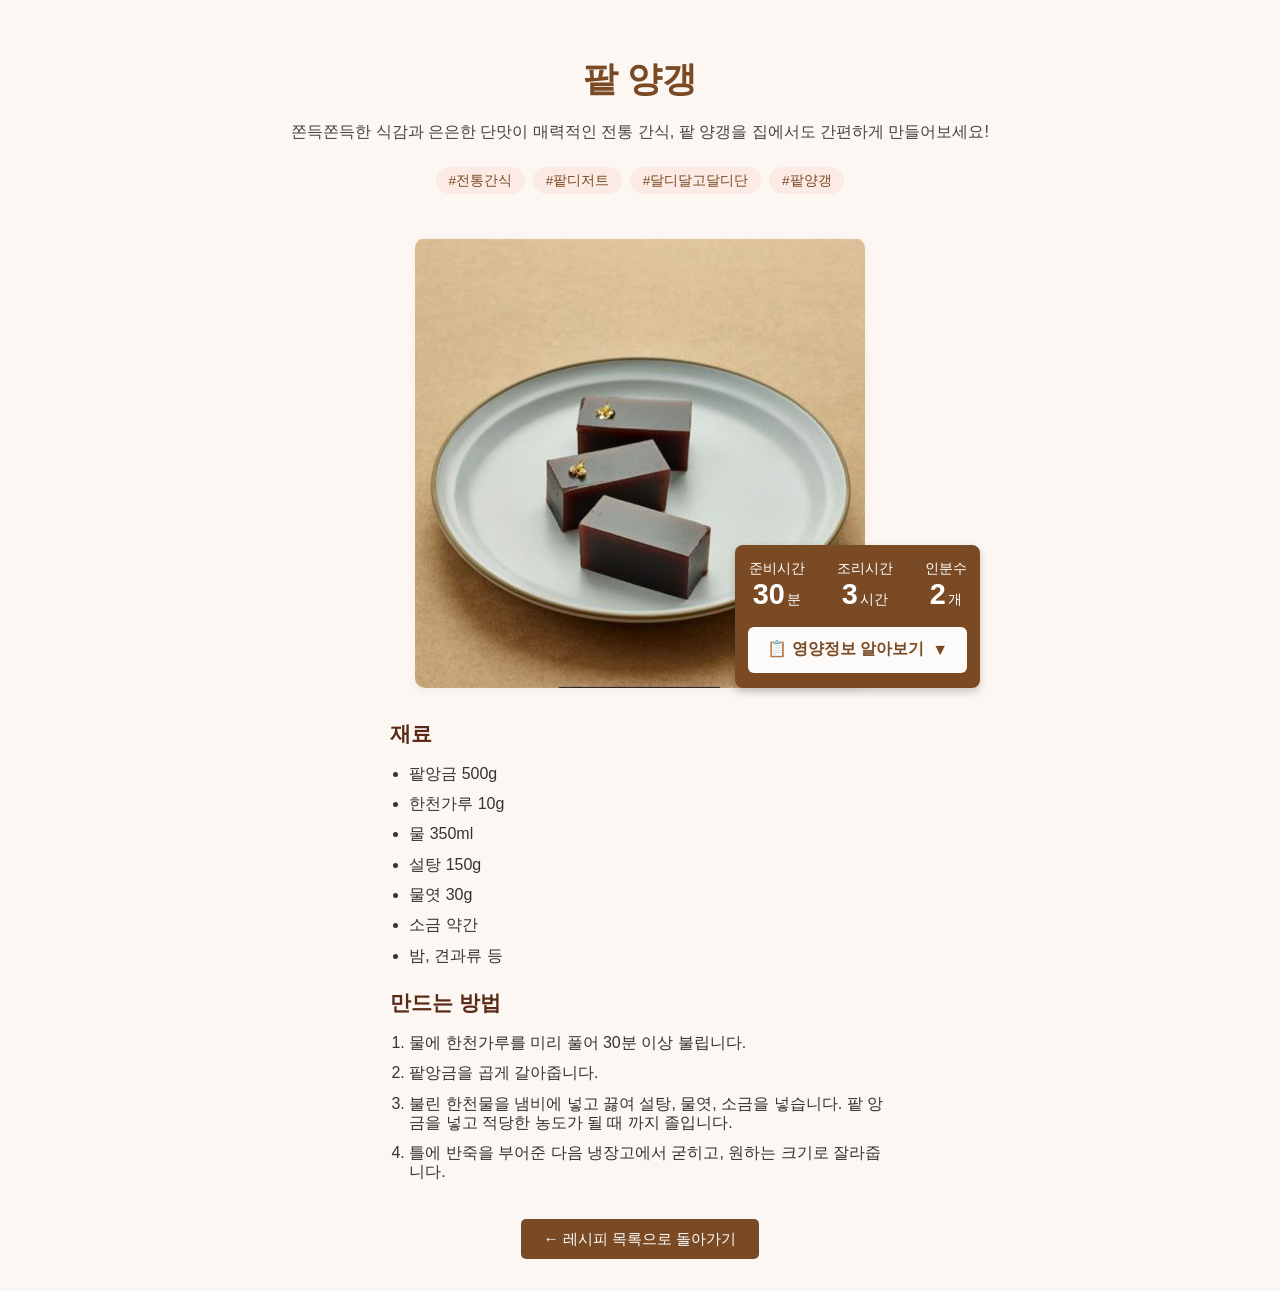
<file: recipe6.html>
<!DOCTYPE html>
<html lang="ko">
<head>
  <meta charset="UTF-8" />
  <meta name="viewport" content="width=device-width, initial-scale=1.0"/>
  <title>팥 라떼 레시피 | 팥랩</title>
  <style>
    body {
      font-family: 'Pretendard', sans-serif;
      background: #fdf7f3;
      color: #333;
      margin: 0;
      padding: 0;
    }

    .recipe-header {
      text-align: center;
      padding: 2rem 1rem 0.5rem;
    }

    .recipe-header h1 {
      color: #7a4a24;
      font-size: 2.2rem;
      margin-bottom: 1.2rem;
    }

    .recipe-header p {
      font-size: 1rem;
      color: #444;
      margin-bottom: 1.5rem;
    }

    .tags {
      display: flex;
      justify-content: center;
      flex-wrap: wrap;
      gap: 0.5rem;
      margin-bottom: 1.2rem;
    }

    .tag {
      background-color: #fcebe4;
      color: #7a4a24;
      padding: 0.3rem 0.8rem;
      border-radius: 30px;
      font-size: 0.85rem;
    }

    .recipe-image-wrapper {
      position: relative;
      max-width: 800px;
      margin: 1rem auto 2rem;
    }

    .recipe-image {
      max-width: 450px;
      display: block;
      margin: 0 auto;
      border-radius: 10px;
      box-shadow: 0 3px 10px rgba(0,0,0,0.05);
    }

    .info-box {
      position: absolute;
      bottom: 0px;
      right: 60px;
      background-color: #7a4a24;
      color: white;
      padding: 0.9rem 0.8rem;
      border-radius: 8px;
      display: flex;
      flex-direction: column;
      align-items: center;
      gap: 0rem;
      box-shadow: 0 4px 8px rgba(0,0,0,0.2);
      z-index: 2;
    }

    .info-row {
      display: flex;
      gap: 2rem;
    }

    .info-item {
      text-align: center;
    }

    .info-item .label {
      font-size: 0.85rem;
      font-weight: 400;
      display: block;
    }

    .info-item .value {
      font-size: 1.8rem;
      font-weight: bold;
    }

    .info-item .unit {
      font-size: 0.85rem;
      margin-left: 2px;
    }

    .nutrition-toggle-wrapper {
      position: relative;
      margin-top: 1rem;
    }

    .nutrition-button {
      text-align: center;
    }

    .nutrition-button button {
      background-color: #FDFBF9;
      color: #7a4a24;
      border: none;
      border-radius: 6px;
      padding: 0.8rem 1.2rem;
      font-weight: bold;
      font-size: 1rem;
      cursor: pointer;
      display: flex;
      align-items: center;
      gap: 0.5rem;
    }

    .nutrition-button button:hover {
      background-color: #f5f5f5;
    }

    #arrow {
      font-size: 1rem;
      transition: transform 0.3s ease;
    }

    .nutrition-panel {
      position: absolute;
      top: 100%; 
      left: 0;
      background-color: #FDFBF9; 
      border-radius: 10px;
      padding: 1rem 1.2rem;
      font-size: 0.95rem;
      box-shadow: 0 4px 12px rgba(0,0,0,0.15);
      width: max-content;
      min-width: 240px;
      display: none;
      z-index: 10;
      color: #333;
    }

    .nutrition-panel h3 {
      margin-top: 0;
      color: #7a4a24;
      font-size: 1.1rem;
      margin-bottom: 0.6rem;
    }

    .nutrition-panel ul {
      list-style: none;
      padding: 0;
      margin: 0;
    }

    .nutrition-panel li {
      padding: 0.3rem 0;
    }

    .nutrition-panel .note {
      margin-top: 0.8rem;
      font-size: 0.85rem;
      color: #555;
    }

    .section-block {
      max-width: 500px;
      margin: 0 auto 1.5rem;
      padding: 0 1rem;
      text-align: left;
    }

    .section-block h2 {
      font-size: 1.3rem;
      color: #5a2a17;
      margin: 1rem 0 0.7rem;
      font-weight: 700;
    }

    .section-block ul,
    .section-block ol {
      padding-left: 1.2rem;
      margin: 1rem 0;
    }

    .section-block li {
      margin-bottom: 0.7rem;
      line-height: 1.2;
    }

    .back-button {
      text-align: center;
      margin-top: 3rem;
      margin-bottom: 2.5rem;
    }

    .back-button a {
      background-color: #7a4a24;
      color: #fff;
      padding: 0.7rem 1.4rem;
      border-radius: 5px;
      text-decoration: none;
      font-size: 0.95rem;
      transition: background-color 0.3s ease;
    }

    .back-button a:hover {
      background-color: #5d1f0f;
    }
  </style>
</head>
<body>
  <div class="recipe-header">
    <h1>팥 양갱</h1>
    <p>쫀득쫀득한 식감과 은은한 단맛이 매력적인 전통 간식, 팥 양갱을 집에서도 간편하게 만들어보세요!</p>
    <div class="tags">
      <div class="tag">#전통간식</div>
      <div class="tag">#팥디저트</div>
      <div class="tag">#달디달고달디단</div>
      <div class="tag">#팥양갱</div>
    </div>
  </div>

  <div class="recipe-image-wrapper">
    <img src="image/food6.jpg" alt="팥 양갱 이미지" class="recipe-image"/>
    <div class="info-box">
      <div class="info-row">
        <div class="info-item">
          <span class="label">준비시간</span>
          <span class="value">30</span><span class="unit">분</span>
        </div>
        <div class="info-item">
          <span class="label">조리시간</span>
          <span class="value">3</span><span class="unit">시간</span>
        </div>
        <div class="info-item">
          <span class="label">인분수</span>
          <span class="value">2</span><span class="unit">개</span>
        </div>
      </div>

      <div class="nutrition-toggle-wrapper">
        <div class="nutrition-button">
          <button id="toggleNutrition">
            📋 영양정보 알아보기 <span id="arrow">▼</span>
          </button>
        </div>

        <div class="nutrition-panel" id="nutritionPanel">
          <h3>레시피 영양정보</h3>
          <ul>
            <li><strong>칼로리(kcal)</strong>: 182</li>
            <li><strong>탄수화물(g)</strong>: 47</li>
            <li><strong>단백질(g)</strong>: 4</li>
            <li><strong>총 지방(g)</strong>: 0</li>
            <li><strong>포화지방(g)</strong>: 0</li>
            <li><strong>트랜스지방(g)</strong>: 0</li>
            <li><strong>나트륨(mg)</strong>: 40</li>
          </ul>
          <p class="note">※ 해당 수치는 1개 기준이며 재료·방법에 따라 다를 수 있습니다.</p>
        </div>
      </div>
    </div>
  </div>

  <div class="section-block">
    <h2>재료</h2>
    <ul>
      <li>팥앙금 500g</li>
      <li>한천가루 10g</li>
      <li>물 350ml</li>
      <li>설탕 150g</li>
      <li>물엿 30g</li>
      <li>소금 약간</li>
      <li>밤, 견과류 등</li>
    </ul>
  </div>

  <div class="section-block">
    <h2>만드는 방법</h2>
    <ol>
      <li>물에 한천가루를 미리 풀어 30분 이상 불립니다.</li>
      <li>팥앙금을 곱게 갈아줍니다.</li>
      <li>불린 한천물을 냄비에 넣고 끓여 설탕, 물엿, 소금을 넣습니다. 팥 앙금을 넣고 적당한 농도가 될 때 까지 졸입니다.</li>
      <li>틀에 반죽을 부어준 다음 냉장고에서 굳히고, 원하는 크기로 잘라줍니다.</li>
    </ol>
  </div>

  <div class="back-button">
    <a href="main.html#recipes">← 레시피 목록으로 돌아가기</a>
  </div>

  <script>
    document.addEventListener("DOMContentLoaded", () => {
      const toggleBtn = document.getElementById("toggleNutrition");
      const panel = document.getElementById("nutritionPanel");
      const arrow = document.getElementById("arrow");

      toggleBtn.addEventListener("click", () => {
        const isOpen = panel.style.display === "block";
        panel.style.display = isOpen ? "none" : "block";
        arrow.textContent = isOpen ? "▼" : "▲";
      });
    });
  </script>
</body>
</html>
</file>
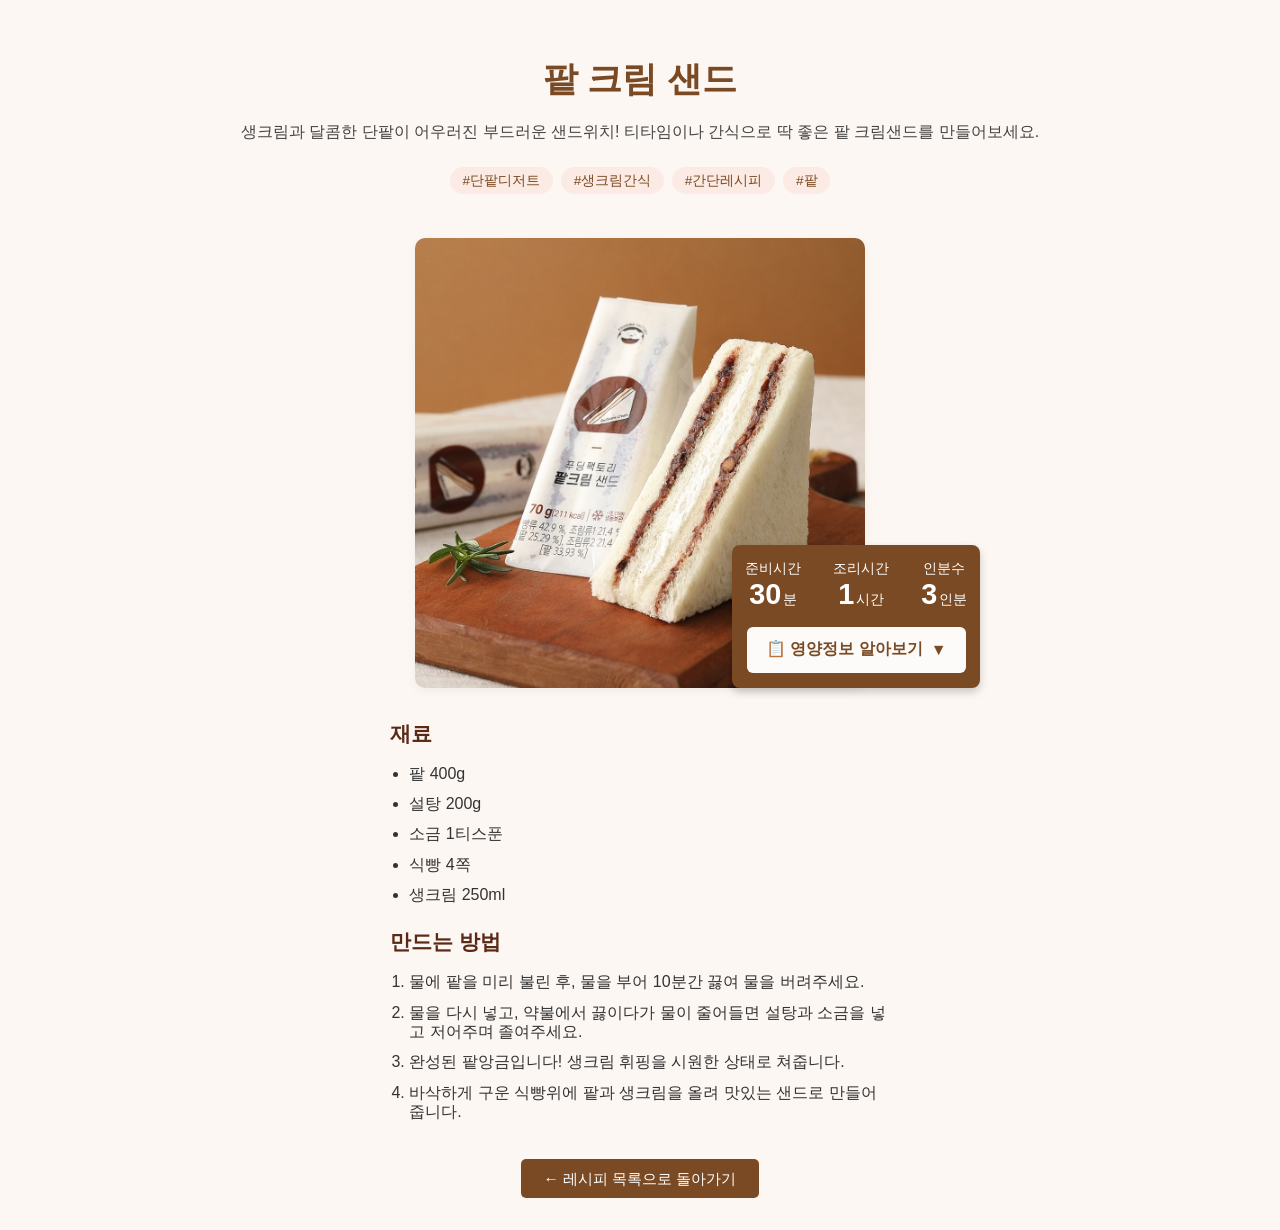
<file: recipe7.html>
<!DOCTYPE html>
<html lang="ko">
<head>
  <meta charset="UTF-8" />
  <meta name="viewport" content="width=device-width, initial-scale=1.0"/>
  <title>팥 라떼 레시피 | 팥랩</title>
  <style>
    body {
      font-family: 'Pretendard', sans-serif;
      background: #fdf7f3;
      color: #333;
      margin: 0;
      padding: 0;
    }

    .recipe-header {
      text-align: center;
      padding: 2rem 1rem 0.5rem;
    }

    .recipe-header h1 {
      color: #7a4a24;
      font-size: 2.2rem;
      margin-bottom: 1.2rem;
    }

    .recipe-header p {
      font-size: 1rem;
      color: #444;
      margin-bottom: 1.5rem;
    }

    .tags {
      display: flex;
      justify-content: center;
      flex-wrap: wrap;
      gap: 0.5rem;
      margin-bottom: 1.2rem;
    }

    .tag {
      background-color: #fcebe4;
      color: #7a4a24;
      padding: 0.3rem 0.8rem;
      border-radius: 30px;
      font-size: 0.85rem;
    }

    .recipe-image-wrapper {
      position: relative;
      max-width: 800px;
      margin: 1rem auto 2rem;
    }

    .recipe-image {
      max-width: 450px;
      display: block;
      margin: 0 auto;
      border-radius: 10px;
      box-shadow: 0 3px 10px rgba(0,0,0,0.05);
    }

    .info-box {
      position: absolute;
      bottom: 0px;
      right: 60px;
      background-color: #7a4a24;
      color: white;
      padding: 0.9rem 0.8rem;
      border-radius: 8px;
      display: flex;
      flex-direction: column;
      align-items: center;
      gap: 0rem;
      box-shadow: 0 4px 8px rgba(0,0,0,0.2);
      z-index: 2;
    }

    .info-row {
      display: flex;
      gap: 2rem;
    }

    .info-item {
      text-align: center;
    }

    .info-item .label {
      font-size: 0.85rem;
      font-weight: 400;
      display: block;
    }

    .info-item .value {
      font-size: 1.8rem;
      font-weight: bold;
    }

    .info-item .unit {
      font-size: 0.85rem;
      margin-left: 2px;
    }

    .nutrition-toggle-wrapper {
      position: relative;
      margin-top: 1rem;
    }

    .nutrition-button {
      text-align: center;
    }

    .nutrition-button button {
      background-color: #FDFBF9;
      color: #7a4a24;
      border: none;
      border-radius: 6px;
      padding: 0.8rem 1.2rem;
      font-weight: bold;
      font-size: 1rem;
      cursor: pointer;
      display: flex;
      align-items: center;
      gap: 0.5rem;
    }

    .nutrition-button button:hover {
      background-color: #f5f5f5;
    }

    #arrow {
      font-size: 1rem;
      transition: transform 0.3s ease;
    }

    .nutrition-panel {
      position: absolute;
      top: 100%; 
      left: 0;
      background-color: #FDFBF9; 
      border-radius: 10px;
      padding: 1rem 1.2rem;
      font-size: 0.95rem;
      box-shadow: 0 4px 12px rgba(0,0,0,0.15);
      width: max-content;
      min-width: 240px;
      display: none;
      z-index: 10;
      color: #333;
    }

    .nutrition-panel h3 {
      margin-top: 0;
      color: #7a4a24;
      font-size: 1.1rem;
      margin-bottom: 0.6rem;
    }

    .nutrition-panel ul {
      list-style: none;
      padding: 0;
      margin: 0;
    }

    .nutrition-panel li {
      padding: 0.3rem 0;
    }

    .nutrition-panel .note {
      margin-top: 0.8rem;
      font-size: 0.85rem;
      color: #555;
    }

    .section-block {
      max-width: 500px;
      margin: 0 auto 1.5rem;
      padding: 0 1rem;
      text-align: left;
    }

    .section-block h2 {
      font-size: 1.3rem;
      color: #5a2a17;
      margin: 1rem 0 0.7rem;
      font-weight: 700;
    }

    .section-block ul,
    .section-block ol {
      padding-left: 1.2rem;
      margin: 1rem 0;
    }

    .section-block li {
      margin-bottom: 0.7rem;
      line-height: 1.2;
    }

    .back-button {
      text-align: center;
      margin-top: 3rem;
      margin-bottom: 2.5rem;
    }

    .back-button a {
      background-color: #7a4a24;
      color: #fff;
      padding: 0.7rem 1.4rem;
      border-radius: 5px;
      text-decoration: none;
      font-size: 0.95rem;
      transition: background-color 0.3s ease;
    }

    .back-button a:hover {
      background-color: #5d1f0f;
    }
  </style>
</head>
<body>
  <div class="recipe-header">
    <h1>팥 크림 샌드</h1>
    <p>생크림과 달콤한 단팥이 어우러진 부드러운 샌드위치! 티타임이나 간식으로 딱 좋은 팥 크림샌드를 만들어보세요.</p>
    <div class="tags">
      <div class="tag">#단팥디저트</div>
      <div class="tag">#생크림간식</div>
      <div class="tag">#간단레시피</div>
      <div class="tag">#팥</div>
    </div>
  </div>

  <div class="recipe-image-wrapper">
    <img src="image/food7.jpg" alt="팥 샌드 이미지" class="recipe-image"/>
    <div class="info-box">
      <div class="info-row">
        <div class="info-item">
          <span class="label">준비시간</span>
          <span class="value">30</span><span class="unit">분</span>
        </div>
        <div class="info-item">
          <span class="label">조리시간</span>
          <span class="value">1</span><span class="unit">시간</span>
        </div>
        <div class="info-item">
          <span class="label">인분수</span>
          <span class="value">3</span><span class="unit">인분</span>
        </div>
      </div>

      <div class="nutrition-toggle-wrapper">
        <div class="nutrition-button">
          <button id="toggleNutrition">
            📋 영양정보 알아보기 <span id="arrow">▼</span>
          </button>
        </div>

        <div class="nutrition-panel" id="nutritionPanel">
          <h3>레시피 영양정보</h3>
          <ul>
            <li><strong>칼로리(kcal)</strong>: 211</li>
            <li><strong>탄수화물(g)</strong>: 48</li>
            <li><strong>단백질(g)</strong>: 6</li>
            <li><strong>총 지방(g)</strong>: 14</li>
            <li><strong>포화지방(g)</strong>: 8</li>
            <li><strong>트랜스지방(g)</strong>: 0.5</li>
            <li><strong>나트륨(mg)</strong>: 400</li>
          </ul>
          <p class="note">※ 해당 수치는 1개 기준이며 재료·방법에 따라 다를 수 있습니다.</p>
        </div>
      </div>
    </div>
  </div>

  <div class="section-block">
    <h2>재료</h2>
    <ul>
      <li>팥 400g</li>
      <li>설탕 200g</li>
      <li>소금 1티스푼</li>
      <li>식빵 4쪽</li>
      <li>생크림 250ml</li>
    </ul>
  </div>

  <div class="section-block">
    <h2>만드는 방법</h2>
    <ol>
      <li>물에 팥을 미리 불린 후, 물을 부어 10분간 끓여 물을 버려주세요.</li>
      <li>물을 다시 넣고, 약불에서 끓이다가 물이 줄어들면 설탕과 소금을 넣고 저어주며 졸여주세요.</li>
      <li>완성된 팥앙금입니다! 생크림 휘핑을 시원한 상태로 쳐줍니다.</li>
      <li>바삭하게 구운 식빵위에 팥과 생크림을 올려 맛있는 샌드로 만들어줍니다.</li>
    </ol>
  </div>

  <div class="back-button">
    <a href="main.html#recipes">← 레시피 목록으로 돌아가기</a>
  </div>

  <script>
    document.addEventListener("DOMContentLoaded", () => {
      const toggleBtn = document.getElementById("toggleNutrition");
      const panel = document.getElementById("nutritionPanel");
      const arrow = document.getElementById("arrow");

      toggleBtn.addEventListener("click", () => {
        const isOpen = panel.style.display === "block";
        panel.style.display = isOpen ? "none" : "block";
        arrow.textContent = isOpen ? "▼" : "▲";
      });
    });
  </script>
</body>
</html>
</file>
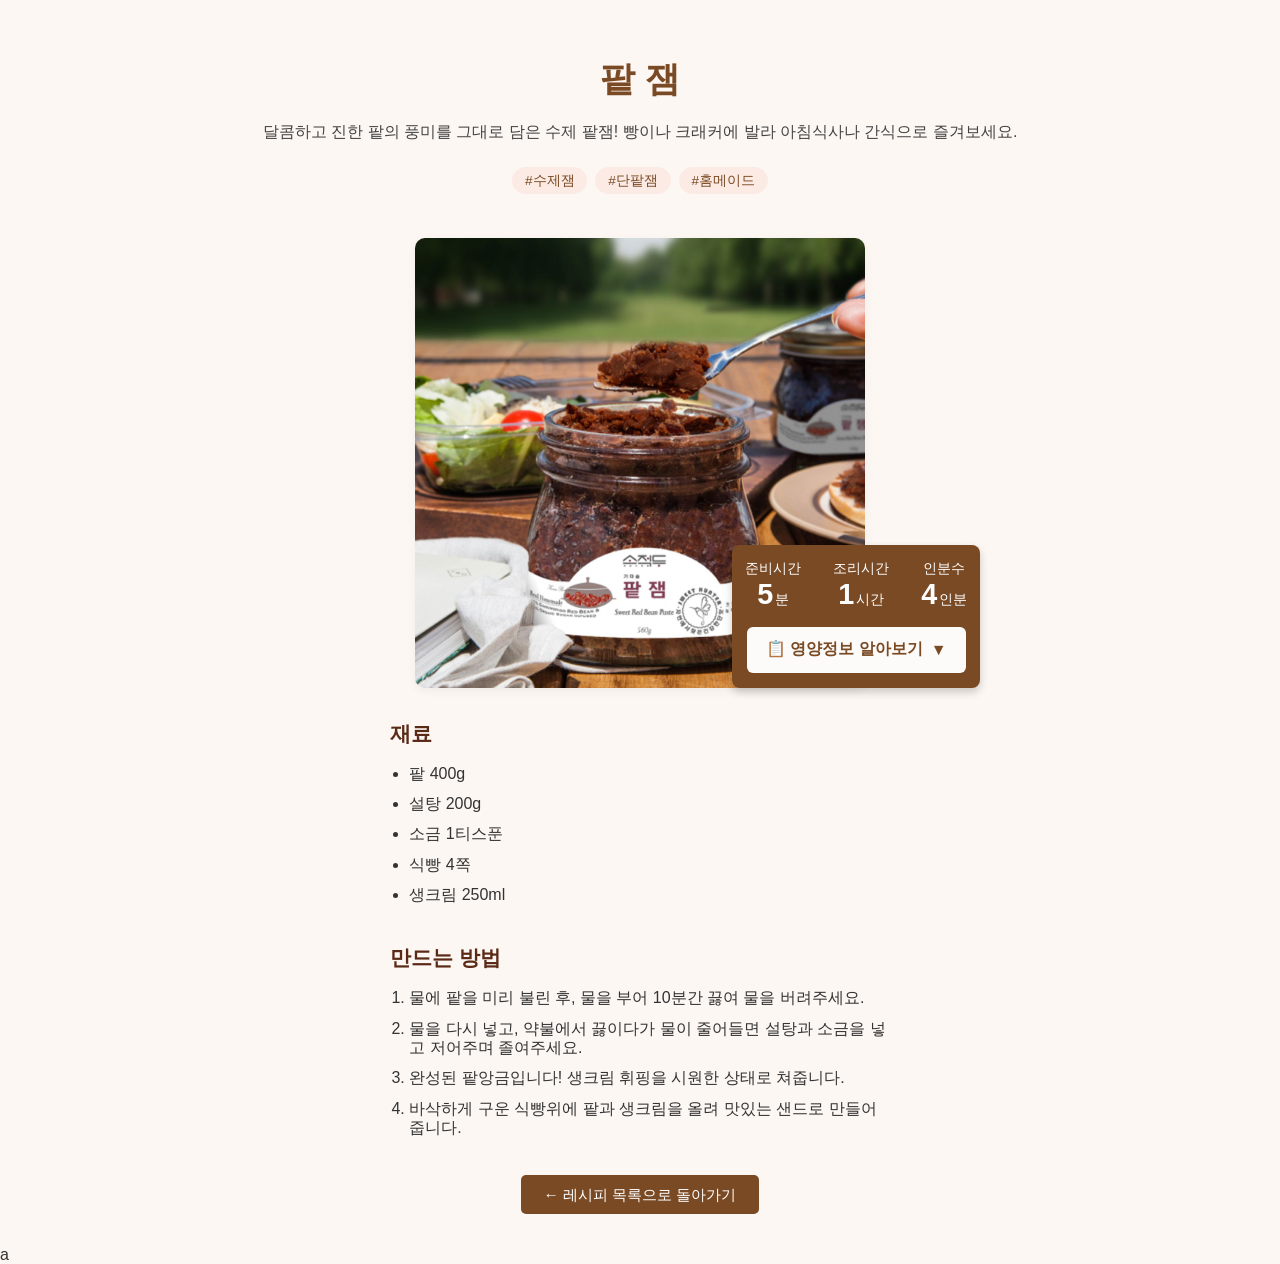
<file: recipe8.html>
<!DOCTYPE html>
<html lang="ko">
<head>
  <meta charset="UTF-8" />
  <meta name="viewport" content="width=device-width, initial-scale=1.0"/>
  <title>팥 잼 레시피 | 팥랩</title>
  <style>
    body {
      font-family: 'Pretendard', sans-serif;
      background: #fdf7f3;
      color: #333;
      margin: 0;
      padding: 0;
    }

    .recipe-header {
      text-align: center;
      padding: 2rem 1rem 0.5rem;
    }

    .recipe-header h1 {
      color: #7a4a24;
      font-size: 2.2rem;
      margin-bottom: 1.2rem;
    }

    .recipe-header p {
      font-size: 1rem;
      color: #444;
      margin-bottom: 1.5rem;
    }

    .tags {
      display: flex;
      justify-content: center;
      flex-wrap: wrap;
      gap: 0.5rem;
      margin-bottom: 1.2rem;
    }

    .tag {
      background-color: #fcebe4;
      color: #7a4a24;
      padding: 0.3rem 0.8rem;
      border-radius: 30px;
      font-size: 0.85rem;
    }

    .recipe-image-wrapper {
      position: relative;
      max-width: 800px;
      margin: 1rem auto 2rem;
    }

    .recipe-image {
      max-width: 450px;
      display: block;
      margin: 0 auto;
      border-radius: 10px;
      box-shadow: 0 3px 10px rgba(0,0,0,0.05);
    }

    .info-box {
      position: absolute;
      bottom: 0px;
      right: 60px;
      background-color: #7a4a24;
      color: white;
      padding: 0.9rem 0.8rem;
      border-radius: 8px;
      display: flex;
      flex-direction: column;
      align-items: center;
      gap: 0rem;
      box-shadow: 0 4px 8px rgba(0,0,0,0.2);
      z-index: 2;
    }

    .info-row {
      display: flex;
      gap: 2rem;
    }

    .info-item {
      text-align: center;
    }

    .info-item .label {
      font-size: 0.85rem;
      font-weight: 400;
      display: block;
    }

    .info-item .value {
      font-size: 1.8rem;
      font-weight: bold;
    }

    .info-item .unit {
      font-size: 0.85rem;
      margin-left: 2px;
    }

    .nutrition-toggle-wrapper {
      position: relative;
      margin-top: 1rem;
    }

    .nutrition-button {
      text-align: center;
    }

    .nutrition-button button {
      background-color: #FDFBF9;
      color: #7a4a24;
      border: none;
      border-radius: 6px;
      padding: 0.8rem 1.2rem;
      font-weight: bold;
      font-size: 1rem;
      cursor: pointer;
      display: flex;
      align-items: center;
      gap: 0.5rem;
    }

    .nutrition-button button:hover {
      background-color: #f5f5f5;
    }

    #arrow {
      font-size: 1rem;
      transition: transform 0.3s ease;
    }

    .nutrition-panel {
      position: absolute;
      top: 100%; 
      left: 0;
      background-color: #FDFBF9; 
      border-radius: 10px;
      padding: 1rem 1.2rem;
      font-size: 0.95rem;
      box-shadow: 0 4px 12px rgba(0,0,0,0.15);
      width: max-content;
      min-width: 240px;
      display: none;
      z-index: 10;
      color: #333;
    }

    .nutrition-panel h3 {
      margin-top: 0;
      color: #7a4a24;
      font-size: 1.1rem;
      margin-bottom: 0.6rem;
    }

    .nutrition-panel ul {
      list-style: none;
      padding: 0;
      margin: 0;
    }

    .nutrition-panel li {
      padding: 0.3rem 0;
    }

    .nutrition-panel .note {
      margin-top: 0.8rem;
      font-size: 0.85rem;
      color: #555;
    }

    .section-block {
      max-width: 500px;
      margin: 0 auto 2.5rem;
      padding: 0 1rem;
      text-align: left;
    }

    .section-block h2 {
      font-size: 1.3rem;
      color: #5a2a17;
      margin: 1rem 0 0.7rem;
      font-weight: 700;
      margin-bottom: 1rem;
    }

    .section-block ul,
    .section-block ol {
      padding-left: 1.2rem;
      margin-top: 1rem;
      margin-bottom: 1rem;
      margin: 1rem 0;
    }

    .section-block li {
      margin-bottom: 0.7rem;
      line-height: 1.2;
    }

    .back-button {
      text-align: center;
      margin-top: 3rem;
      margin-bottom: 2.5rem;
    }

    .back-button a {
      background-color: #7a4a24;
      color: #fff;
      padding: 0.7rem 1.4rem;
      border-radius: 5px;
      text-decoration: none;
      font-size: 0.95rem;
      transition: background-color 0.3s ease;
    }

    .back-button a:hover {
      background-color: #5d1f0f;
    }
  </style>
</head>
<body>
  <div class="recipe-header">
    <h1>팥 잼</h1>
    <p>달콤하고 진한 팥의 풍미를 그대로 담은 수제 팥잼! 빵이나 크래커에 발라 아침식사나 간식으로 즐겨보세요.</p>
    <div class="tags">
      <div class="tag">#수제잼</div>
      <div class="tag">#단팥잼</div>
      <div class="tag">#홈메이드</div>
    </div>
  </div>

  <div class="recipe-image-wrapper">
    <img src="image/food8.jpg" alt="팥 샌드 이미지" class="recipe-image"/>
    <div class="info-box">
      <div class="info-row">
        <div class="info-item">
          <span class="label">준비시간</span>
          <span class="value">5</span><span class="unit">분</span>
        </div>
        <div class="info-item">
          <span class="label">조리시간</span>
          <span class="value">1</span><span class="unit">시간</span>
        </div>
        <div class="info-item">
          <span class="label">인분수</span>
          <span class="value">4</span><span class="unit">인분</span>
        </div>
      </div>

      <div class="nutrition-toggle-wrapper">
        <div class="nutrition-button">
          <button id="toggleNutrition">
            📋 영양정보 알아보기 <span id="arrow">▼</span>
          </button>
        </div>

        <div class="nutrition-panel" id="nutritionPanel">
          <h3>레시피 영양정보</h3>
          <ul>
            <li><strong>칼로리(kcal)</strong>: 246</li>
            <li><strong>탄수화물(g)</strong>: 52.5</li>
            <li><strong>당류(g)</strong>: 20.6</li>
            <li><strong>단백질(g)</strong>: 5.3</li>
            <li><strong>총 지방(g)</strong>: 1.7</li>
            <li><strong>포화지방(g)</strong>: 0.94</li>
            <li><strong>트랜스지방(g)</strong>: 0</li>
            <li><strong>나트륨(mg)</strong>: 56</li>
          </ul>
          <p class="note">※ 해당 수치는 100g 기준이며 재료·방법에 따라 다를 수 있습니다.</p>
        </div>
      </div>
    </div>
  </div>

  <div class="section-block">
    <h2>재료</h2>
    <ul>
      <li>팥 400g</li>
      <li>설탕 200g</li>
      <li>소금 1티스푼</li>
      <li>식빵 4쪽</li>
      <li>생크림 250ml</li>
    </ul>
  </div>

  <div class="section-block">
    <h2>만드는 방법</h2>
    <ol>
      <li>물에 팥을 미리 불린 후, 물을 부어 10분간 끓여 물을 버려주세요.</li>
      <li>물을 다시 넣고, 약불에서 끓이다가 물이 줄어들면 설탕과 소금을 넣고 저어주며 졸여주세요.</li>
      <li>완성된 팥앙금입니다! 생크림 휘핑을 시원한 상태로 쳐줍니다.</li>
      <li>바삭하게 구운 식빵위에 팥과 생크림을 올려 맛있는 샌드로 만들어줍니다.</li>
    </ol>
  </div>

  <div class="back-button">
    <a href="main.html#recipes">← 레시피 목록으로 돌아가기</a>
  </div>

  <script>
    document.addEventListener("DOMContentLoaded", () => {
      const toggleBtn = document.getElementById("toggleNutrition");
      const panel = document.getElementById("nutritionPanel");
      const arrow = document.getElementById("arrow");

      toggleBtn.addEventListener("click", () => {
        const isOpen = panel.style.display === "block";
        panel.style.display = isOpen ? "none" : "block";
        arrow.textContent = isOpen ? "▼" : "▲";
      });
    });
  </script>
</body>
</html>
a
</file>
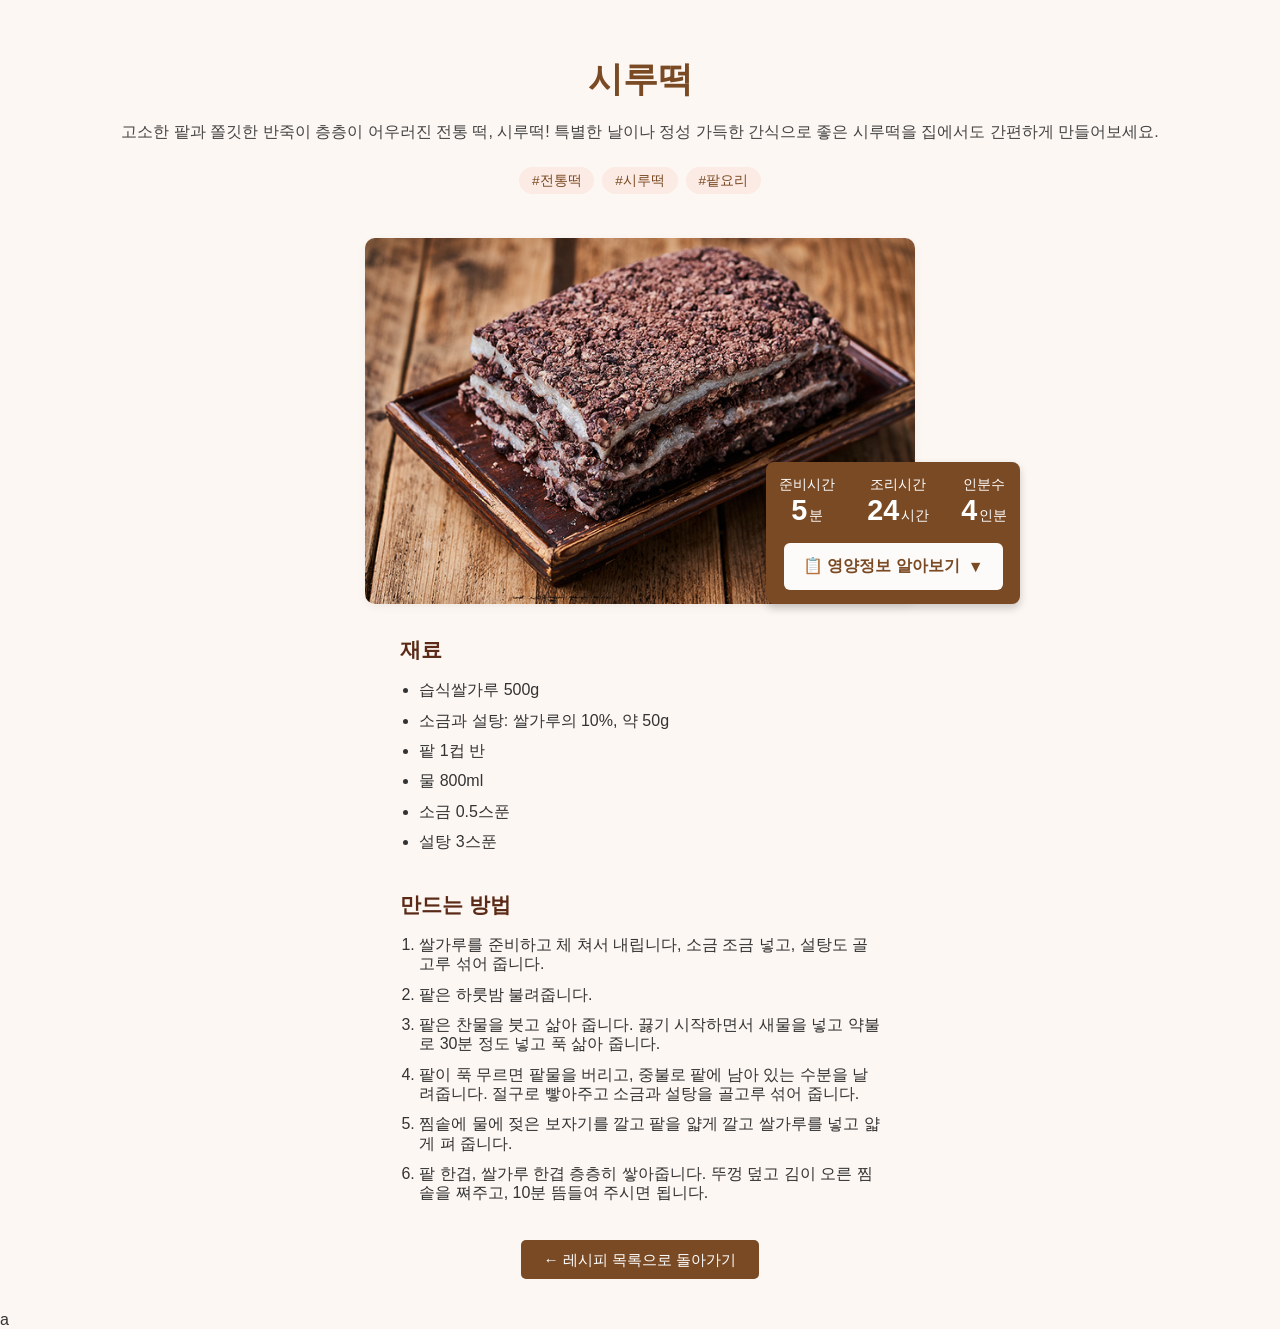
<file: recipe9.html>
<!DOCTYPE html>
<html lang="ko">
<head>
  <meta charset="UTF-8" />
  <meta name="viewport" content="width=device-width, initial-scale=1.0"/>
  <title>시루떡 레시피 | 팥랩</title>
  <style>
    body {
      font-family: 'Pretendard', sans-serif;
      background: #fdf7f3;
      color: #333;
      margin: 0;
      padding: 0;
    }

    .recipe-header {
      text-align: center;
      padding: 2rem 1rem 0.5rem;
    }

    .recipe-header h1 {
      color: #7a4a24;
      font-size: 2.2rem;
      margin-bottom: 1.2rem;
    }

    .recipe-header p {
      font-size: 1rem;
      color: #444;
      margin-bottom: 1.5rem;
    }

    .tags {
      display: flex;
      justify-content: center;
      flex-wrap: wrap;
      gap: 0.5rem;
      margin-bottom: 1.2rem;
    }

    .tag {
      background-color: #fcebe4;
      color: #7a4a24;
      padding: 0.3rem 0.8rem;
      border-radius: 30px;
      font-size: 0.85rem;
    }

    .recipe-image-wrapper {
      position: relative;
      max-width: 800px;
      margin: 1rem auto 2rem;
    }

    .recipe-image {
      max-width: 550px;
      display: block;
      margin: 0 auto;
      border-radius: 10px;
      box-shadow: 0 3px 10px rgba(0,0,0,0.05);
    }

    .info-box {
      position: absolute;
      bottom: 0px;
      right: 20px;
      background-color: #7a4a24;
      color: white;
      padding: 0.9rem 0.8rem;
      border-radius: 8px;
      display: flex;
      flex-direction: column;
      align-items: center;
      gap: 0rem;
      box-shadow: 0 4px 8px rgba(0,0,0,0.2);
      z-index: 2;
    }

    .info-row {
      display: flex;
      gap: 2rem;
    }

    .info-item {
      text-align: center;
    }

    .info-item .label {
      font-size: 0.85rem;
      font-weight: 400;
      display: block;
    }

    .info-item .value {
      font-size: 1.8rem;
      font-weight: bold;
    }

    .info-item .unit {
      font-size: 0.85rem;
      margin-left: 2px;
    }

    .nutrition-toggle-wrapper {
      position: relative;
      margin-top: 1rem;
    }

    .nutrition-button {
      text-align: center;
    }

    .nutrition-button button {
      background-color: #FDFBF9;
      color: #7a4a24;
      border: none;
      border-radius: 6px;
      padding: 0.8rem 1.2rem;
      font-weight: bold;
      font-size: 1rem;
      cursor: pointer;
      display: flex;
      align-items: center;
      gap: 0.5rem;
    }

    .nutrition-button button:hover {
      background-color: #f5f5f5;
    }

    #arrow {
      font-size: 1rem;
      transition: transform 0.3s ease;
    }

    .nutrition-panel {
      position: absolute;
      top: 100%; 
      left: 0;
      background-color: #FDFBF9; 
      border-radius: 10px;
      padding: 1rem 1.2rem;
      font-size: 0.95rem;
      box-shadow: 0 4px 12px rgba(0,0,0,0.15);
      width: max-content;
      min-width: 240px;
      display: none;
      z-index: 10;
      color: #333;
    }

    .nutrition-panel h3 {
      margin-top: 0;
      color: #7a4a24;
      font-size: 1.1rem;
      margin-bottom: 0.6rem;
    }

    .nutrition-panel ul {
      list-style: none;
      padding: 0;
      margin: 0;
    }

    .nutrition-panel li {
      padding: 0.3rem 0;
    }

    .nutrition-panel .note {
      margin-top: 0.8rem;
      font-size: 0.85rem;
      color: #555;
    }

    .section-block {
      max-width: 480px;
      margin: 0 auto 2.5rem;
      padding: 0 1rem;
      text-align: left;
    }

    .section-block h2 {
      font-size: 1.3rem;
      color: #5a2a17;
      margin: 1rem 0 0.7rem;
      font-weight: 700;
      margin-bottom: 1rem;
    }

    .section-block ul,
    .section-block ol {
      padding-left: 1.2rem;
      margin-top: 1rem;
      margin-bottom: 1rem;
      margin: 1rem 0;
    }

    .section-block li {
      margin-bottom: 0.7rem;
      line-height: 1.2;
    }

    .back-button {
      text-align: center;
      margin-top: 3rem;
      margin-bottom: 2.5rem;
    }

    .back-button a {
      background-color: #7a4a24;
      color: #fff;
      padding: 0.7rem 1.4rem;
      border-radius: 5px;
      text-decoration: none;
      font-size: 0.95rem;
      transition: background-color 0.3s ease;
    }

    .back-button a:hover {
      background-color: #5d1f0f;
    }
  </style>
</head>
<body>
  <div class="recipe-header">
    <h1>시루떡</h1>
    <p>고소한 팥과 쫄깃한 반죽이 층층이 어우러진 전통 떡, 시루떡! 특별한 날이나 정성 가득한 간식으로 좋은 시루떡을 집에서도 간편하게 만들어보세요.</p>
    <div class="tags">
      <div class="tag">#전통떡</div>
      <div class="tag">#시루떡</div>
      <div class="tag">#팥요리</div>
    </div>
  </div>

  <div class="recipe-image-wrapper">
    <img src="image/food9.jpg" alt="시루떡 이미지" class="recipe-image"/>
    <div class="info-box">
      <div class="info-row">
        <div class="info-item">
          <span class="label">준비시간</span>
          <span class="value">5</span><span class="unit">분</span>
        </div>
        <div class="info-item">
          <span class="label">조리시간</span>
          <span class="value">24</span><span class="unit">시간</span>
        </div>
        <div class="info-item">
          <span class="label">인분수</span>
          <span class="value">4</span><span class="unit">인분</span>
        </div>
      </div>

      <div class="nutrition-toggle-wrapper">
        <div class="nutrition-button">
          <button id="toggleNutrition">
            📋 영양정보 알아보기 <span id="arrow">▼</span>
          </button>
        </div>

        <div class="nutrition-panel" id="nutritionPanel">
          <h3>레시피 영양정보</h3>
          <ul>
            <li><strong>칼로리(kcal)</strong>: 217</li>
            <li><strong>탄수화물(g)</strong>: 46.8</li>
            <li><strong>단백질(g)</strong>: 5.2</li>
            <li><strong>총 지방(g)</strong>: 0.58</li>
            <li><strong>포화지방(g)</strong>: 0.12</li>
            <li><strong>다불포화지방(g)</strong>: 0.2</li>
            <li><strong>불포화지방(g)</strong>: 0.19</li>
            <li><strong>나트륨(mg)</strong>: 139</li>
            <li><strong>칼륨(mg)</strong>: 154</li>
          </ul>
          <p class="note">※ 해당 수치는 100g 기준이며 재료·방법에 따라 다를 수 있습니다.</p>
        </div>
      </div>
    </div>
  </div>

  <div class="section-block">
    <h2>재료</h2>
    <ul>
      <li>습식쌀가루 500g</li>
      <li>소금과 설탕: 쌀가루의 10%, 약 50g</li>
      <li>팥 1컵 반</li>
      <li>물 800ml</li>
      <li>소금 0.5스푼</li>
      <li>설탕 3스푼</li>
    </ul>
  </div>

  <div class="section-block">
    <h2>만드는 방법</h2>
    <ol>
      <li>쌀가루를 준비하고 체 쳐서 내립니다, 소금 조금 넣고, 설탕도 골고루 섞어 줍니다.</li>
      <li>팥은 하룻밤 불려줍니다.</li>
      <li>팥은 찬물을 붓고 삶아 줍니다. 끓기 시작하면서 새물을 넣고 약불로 30분 정도 넣고 푹 삶아 줍니다.</li>
      <li>팥이 푹 무르면 팥물을 버리고, 중불로 팥에 남아 있는 수분을 날려줍니다. 절구로 빻아주고 소금과 설탕을 골고루 섞어 줍니다.</li>
      <li>찜솥에 물에 젖은 보자기를 깔고 팥을 얇게 깔고 쌀가루를 넣고 얇게 펴 줍니다.</li>
      <li>팥 한겹, 쌀가루 한겹 층층히 쌓아줍니다. 뚜껑 덮고 김이 오른 찜솥을 쪄주고, 10분 뜸들여 주시면 됩니다.</li>  
    </ol>
  </div>

  <div class="back-button">
    <a href="main.html#recipes">← 레시피 목록으로 돌아가기</a>
  </div>

  <script>
    document.addEventListener("DOMContentLoaded", () => {
      const toggleBtn = document.getElementById("toggleNutrition");
      const panel = document.getElementById("nutritionPanel");
      const arrow = document.getElementById("arrow");

      toggleBtn.addEventListener("click", () => {
        const isOpen = panel.style.display === "block";
        panel.style.display = isOpen ? "none" : "block";
        arrow.textContent = isOpen ? "▼" : "▲";
      });
    });
  </script>
</body>
</html>
a
</file>
